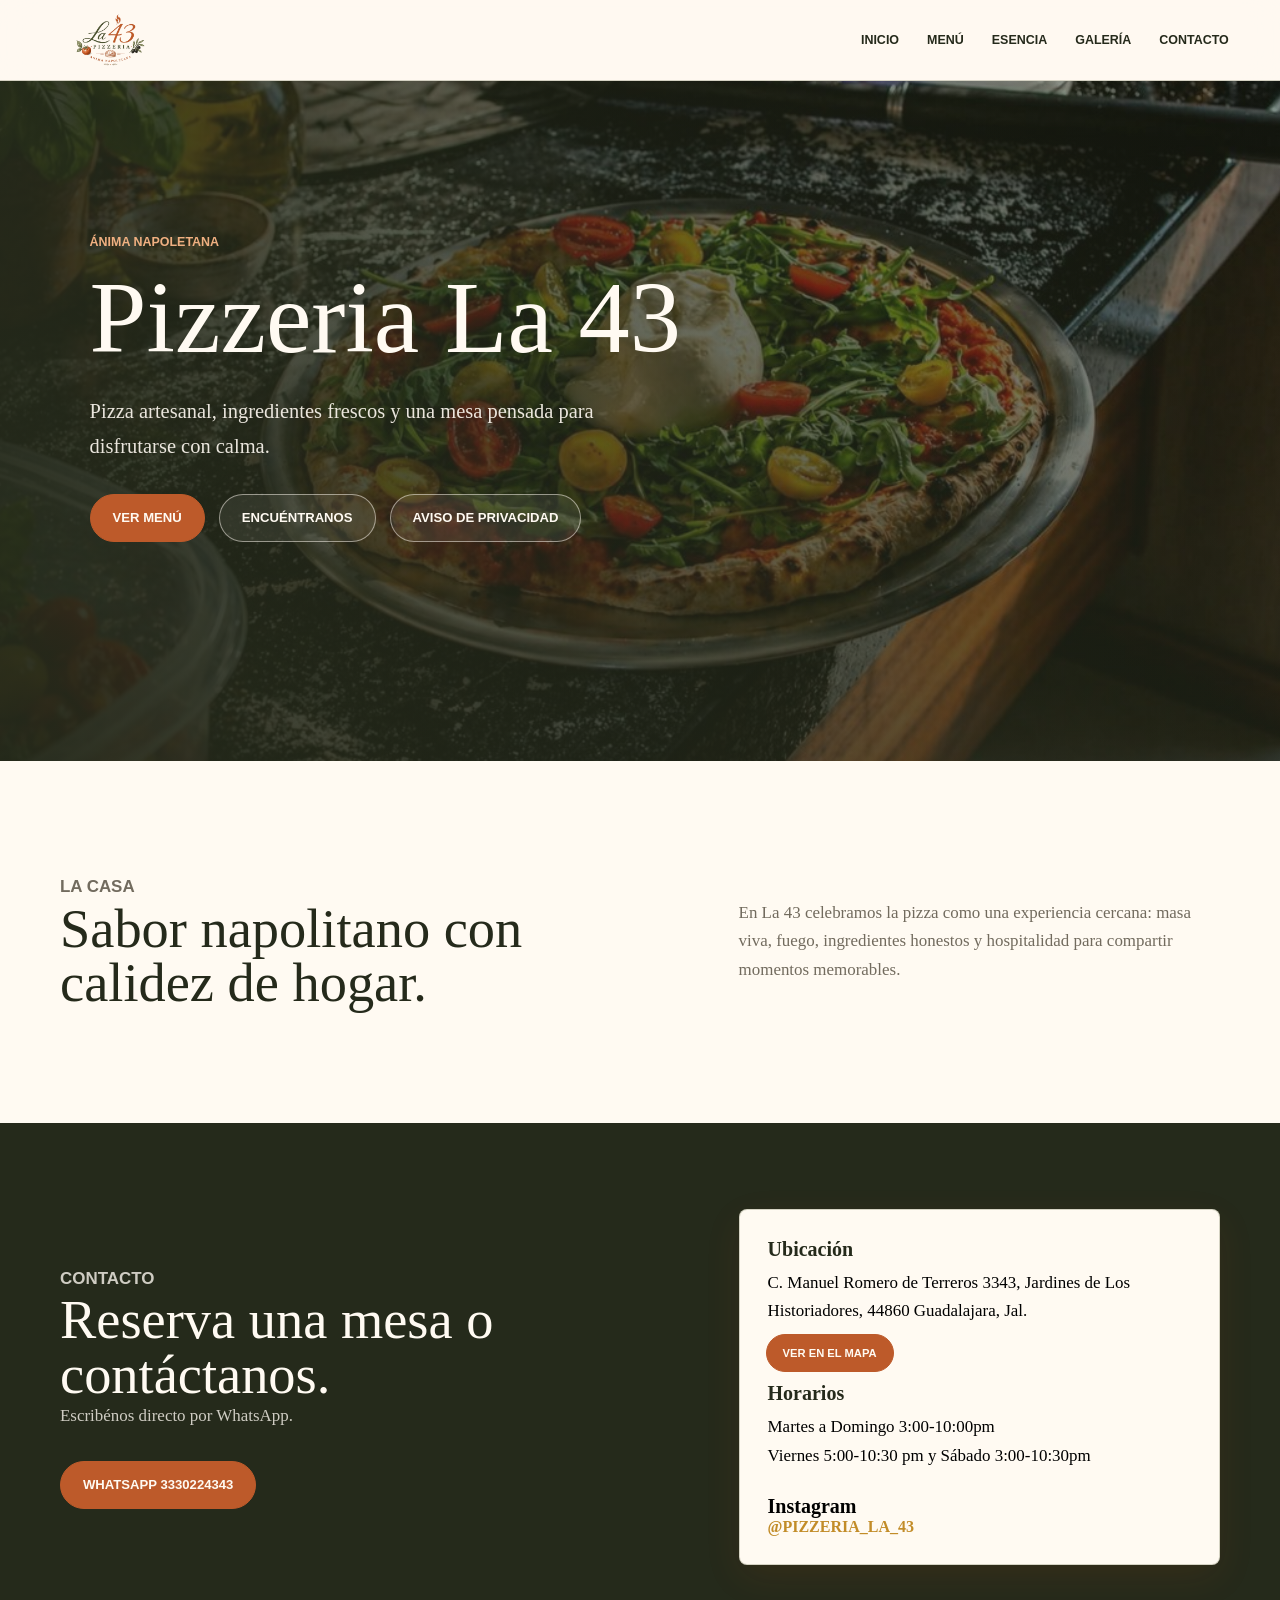
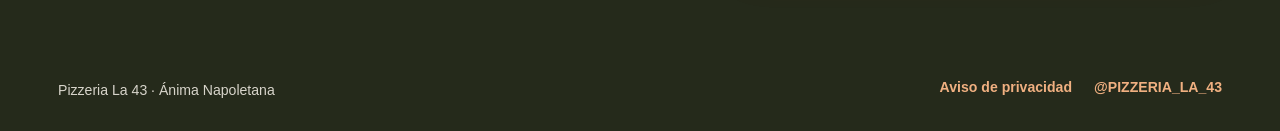
<file: index.html>
<!DOCTYPE html>
<html lang="es">
<head>
  <meta charset="UTF-8">
  <meta name="viewport" content="width=device-width, initial-scale=1.0">
  <title>Pizzeria La 43 | Ánima Napoletana</title>
  <meta name="description" content="Pizzeria La 43, pizza estilo napolitano con ingredientes frescos y hospitalidad.">
  <link rel="stylesheet" href="style.css?v=4">
</head>
<body>
  <header class="site-header">
    <a class="brand" href="index.html" aria-label="Pizzeria La 43 inicio">
      <img src="assets/logo-nav.png" alt="La 43 Pizzeria">
    </a>
    <button class="nav-toggle" type="button" aria-label="Abrir menú" aria-expanded="false">
      <span></span>
      <span></span>
      <span></span>
    </button>
    <nav class="site-nav" aria-label="Navegación principal">
      <a href="index.html">Inicio</a>
      <a href="menu.html">Menú</a>
      <a href="esencia.html">Esencia</a>
      <a href="galeria.html">Galería</a>
      <a href="#contacto">Contacto</a>
    </nav>
  </header>

  <main>
    <section class="hero" id="inicio">
      <div class="hero-media" aria-hidden="true"></div>
      <div class="hero-overlay"></div>
      <div class="hero-content">
        <p class="eyebrow">Ánima napoletana</p>
        <h1>Pizzeria La 43</h1>
        <p class="hero-copy">Pizza artesanal, ingredientes frescos y una mesa pensada para disfrutarse con calma.</p>
        <div class="hero-actions">
          <a class="button primary" href="menu.html">Ver menú</a>
          <a class="button secondary" href="#contacto">Encuéntranos</a>
          <a class="button secondary" href="aviso-privacidad.html">Aviso de privacidad</a>
        </div>
      </div>
    </section>

    <section class="intro-section">
      <div class="section-shell intro-grid">
        <div>
          <p class="eyebrow">La casa</p>
          <h2>Sabor napolitano con calidez de hogar.</h2>
        </div>
        <p>
          En La 43 celebramos la pizza como una experiencia cercana: masa viva, fuego,
          ingredientes honestos y hospitalidad para compartir momentos memorables.
        </p>
      </div>
    </section>

    <section class="events-strip" id="contacto">
      <div class="section-shell contact-grid">
        <div>
          <p class="eyebrow">Contacto</p>
          <h2>Reserva una mesa o contáctanos.</h2>
          <p>Escribénos directo por WhatsApp.</p>
          <div class="contact-actions">
            <a class="button primary" href="https://wa.me/523330224343?text=Hola%2C%20quiero%20informacion%20de%20Pizzeria%20La%2043" target="_blank" rel="noreferrer">WhatsApp 3330224343</a>
          </div>
        </div>
        <div class="info-block">
          <h3>Ubicación</h3>
          <p>C. Manuel Romero de Terreros 3343, Jardines de Los Historiadores, 44860 Guadalajara, Jal.</p>
          <a class="button small map-button" href="https://maps.app.goo.gl/1bfAHQwPjZpcTu1w5" target="_blank" rel="noreferrer">Ver en el mapa</a>
          <h3>Horarios</h3>
          <p>Martes a Domingo 3:00-10:00pm</p>
          <p>Viernes 5:00-10:30 pm y Sábado 3:00-10:30pm</p>
          <h3>Instagram</h3>
          <a href="https://www.instagram.com/pizzeria_la_43/" target="_blank" rel="noreferrer">@PIZZERIA_LA_43</a>
        </div>
      </div>
    </section>
  </main>

  <footer class="site-footer">
    <p>Pizzeria La 43 · Ánima Napoletana</p>
    <div class="footer-links">
      <a href="aviso-privacidad.html">Aviso de privacidad</a>
      <a href="https://www.instagram.com/pizzeria_la_43/" target="_blank" rel="noreferrer">@PIZZERIA_LA_43</a>
    </div>
  </footer>

  <script src="script.js?v=3"></script>
</body>
</html>
</file>
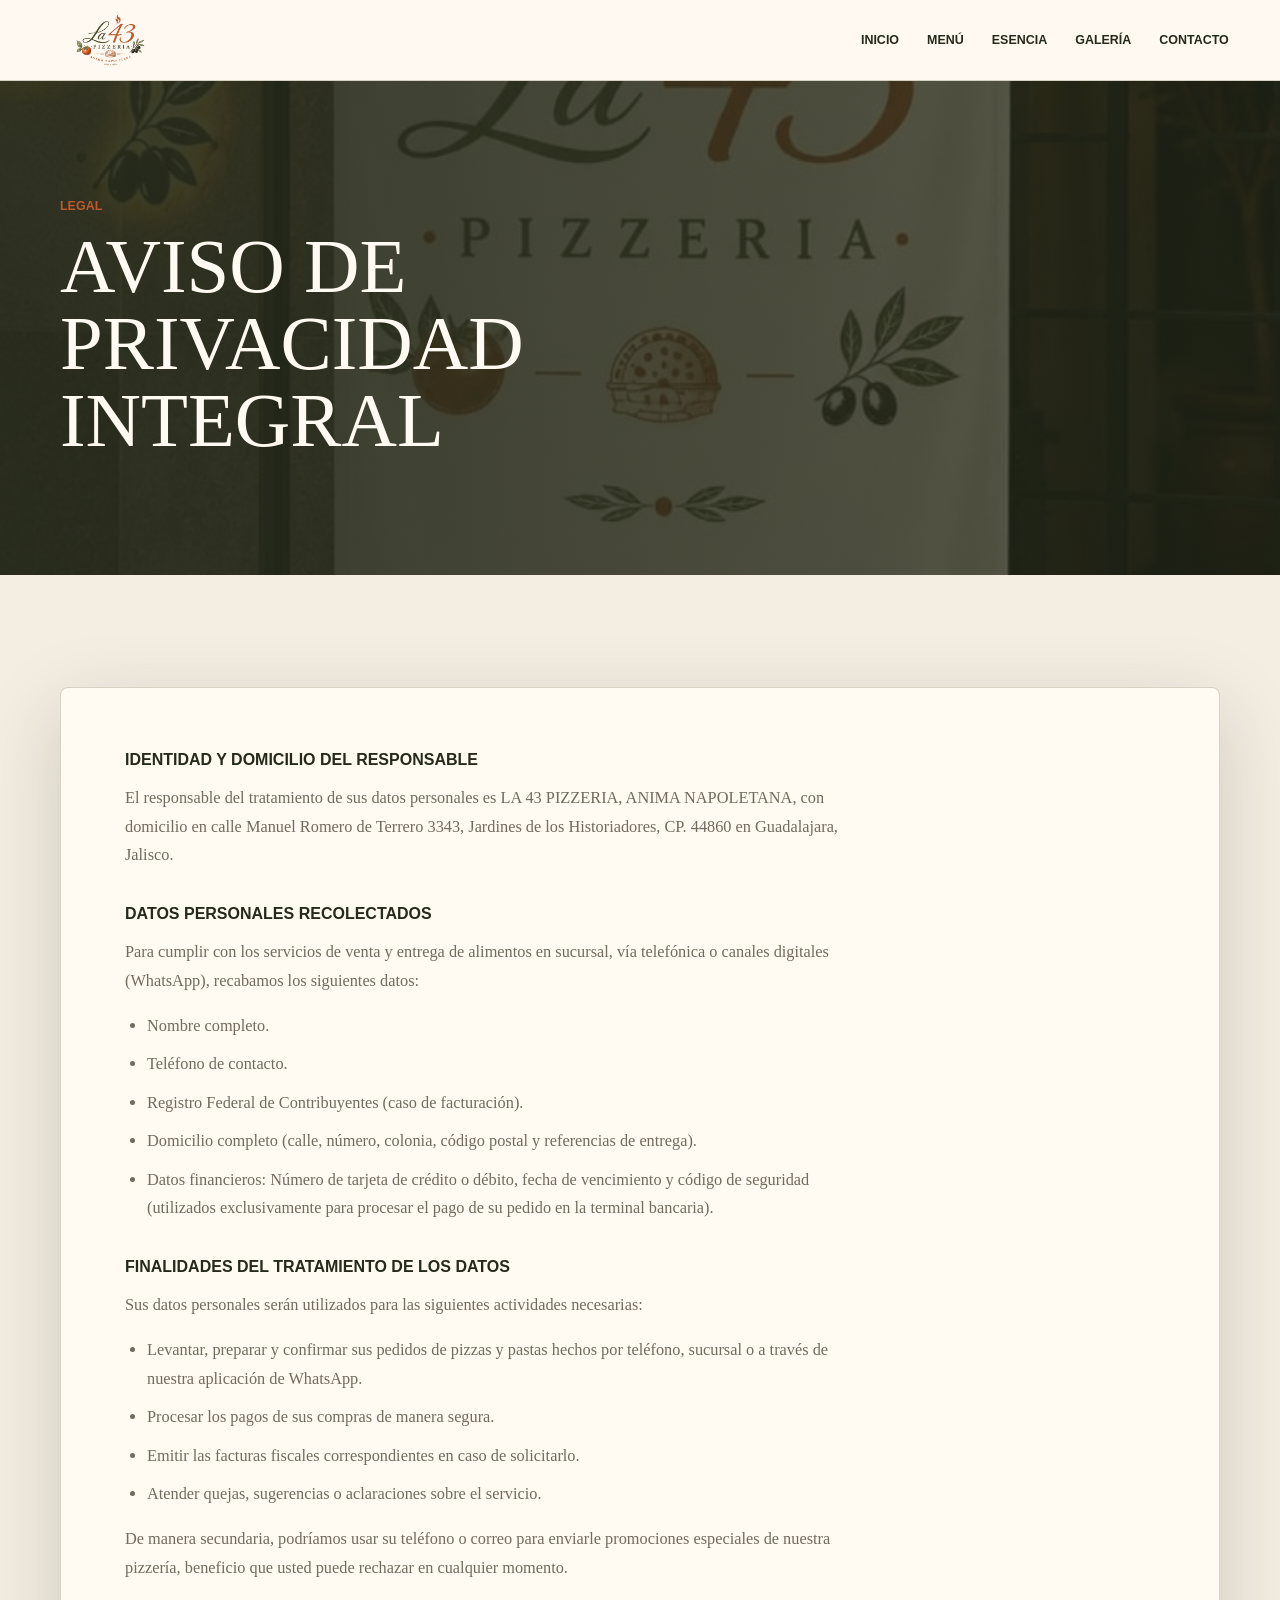
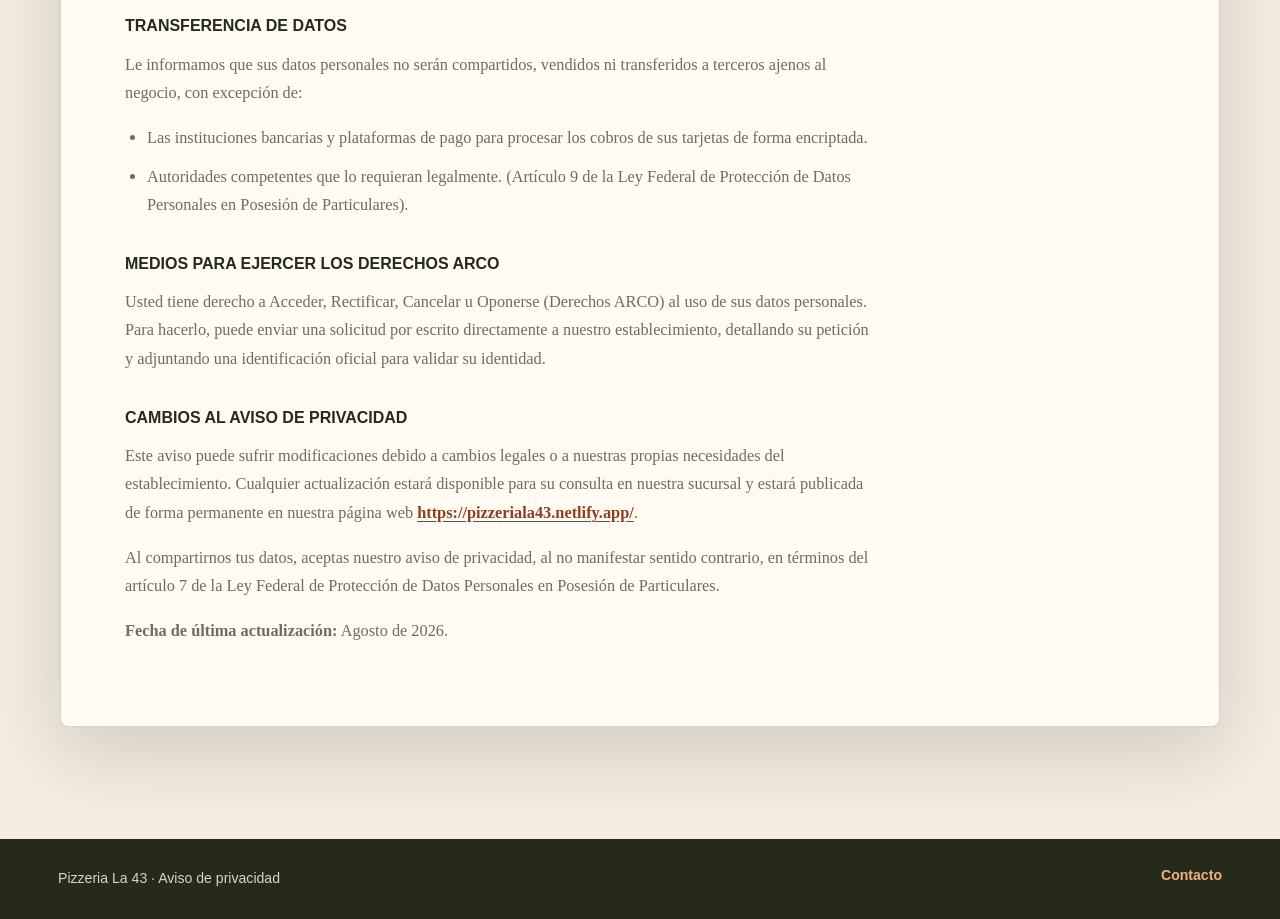
<file: aviso-privacidad.html>
<!DOCTYPE html>
<html lang="es">
<head>
  <meta charset="UTF-8">
  <meta name="viewport" content="width=device-width, initial-scale=1.0">
  <title>Aviso de Privacidad | Pizzeria La 43</title>
  <meta name="description" content="Aviso de privacidad integral de LA 43 PIZZERIA, Ánima Napoletana.">
  <link rel="stylesheet" href="style.css?v=4">
</head>
<body>
  <header class="site-header">
    <a class="brand" href="index.html" aria-label="Pizzeria La 43 inicio">
      <img src="assets/logo-nav.png" alt="La 43 Pizzeria">
    </a>
    <button class="nav-toggle" type="button" aria-label="Abrir menú" aria-expanded="false">
      <span></span>
      <span></span>
      <span></span>
    </button>
    <nav class="site-nav" aria-label="Navegación principal">
      <a href="index.html">Inicio</a>
      <a href="menu.html">Menú</a>
      <a href="esencia.html">Esencia</a>
      <a href="galeria.html">Galería</a>
      <a href="index.html#contacto">Contacto</a>
    </nav>
  </header>

  <main>
    <section class="privacy-hero">
      <div class="section-shell">
        <p class="eyebrow">Legal</p>
        <h1>AVISO DE PRIVACIDAD INTEGRAL</h1>
      </div>
    </section>

    <section class="privacy-section">
      <article class="section-shell privacy-card">
        <div class="legal-content">
          <h2>Identidad y domicilio del responsable</h2>
          <p>El responsable del tratamiento de sus datos personales es LA 43 PIZZERIA, ANIMA NAPOLETANA, con domicilio en calle Manuel Romero de Terrero 3343, Jardines de los Historiadores, CP. 44860 en Guadalajara, Jalisco.</p>

          <h2>Datos personales recolectados</h2>
          <p>Para cumplir con los servicios de venta y entrega de alimentos en sucursal, vía telefónica o canales digitales (WhatsApp), recabamos los siguientes datos:</p>
          <ul>
            <li>Nombre completo.</li>
            <li>Teléfono de contacto.</li>
            <li>Registro Federal de Contribuyentes (caso de facturación).</li>
            <li>Domicilio completo (calle, número, colonia, código postal y referencias de entrega).</li>
            <li>Datos financieros: Número de tarjeta de crédito o débito, fecha de vencimiento y código de seguridad (utilizados exclusivamente para procesar el pago de su pedido en la terminal bancaria).</li>
          </ul>

          <h2>Finalidades del tratamiento de los datos</h2>
          <p>Sus datos personales serán utilizados para las siguientes actividades necesarias:</p>
          <ul>
            <li>Levantar, preparar y confirmar sus pedidos de pizzas y pastas hechos por teléfono, sucursal o a través de nuestra aplicación de WhatsApp.</li>
            <li>Procesar los pagos de sus compras de manera segura.</li>
            <li>Emitir las facturas fiscales correspondientes en caso de solicitarlo.</li>
            <li>Atender quejas, sugerencias o aclaraciones sobre el servicio.</li>
          </ul>
          <p>De manera secundaria, podríamos usar su teléfono o correo para enviarle promociones especiales de nuestra pizzería, beneficio que usted puede rechazar en cualquier momento.</p>

          <h2>Transferencia de datos</h2>
          <p>Le informamos que sus datos personales no serán compartidos, vendidos ni transferidos a terceros ajenos al negocio, con excepción de:</p>
          <ul>
            <li>Las instituciones bancarias y plataformas de pago para procesar los cobros de sus tarjetas de forma encriptada.</li>
            <li>Autoridades competentes que lo requieran legalmente. (Artículo 9 de la Ley Federal de Protección de Datos Personales en Posesión de Particulares).</li>
          </ul>

          <h2>Medios para ejercer los derechos ARCO</h2>
          <p>Usted tiene derecho a Acceder, Rectificar, Cancelar u Oponerse (Derechos ARCO) al uso de sus datos personales. Para hacerlo, puede enviar una solicitud por escrito directamente a nuestro establecimiento, detallando su petición y adjuntando una identificación oficial para validar su identidad.</p>

          <h2>Cambios al aviso de privacidad</h2>
          <p>Este aviso puede sufrir modificaciones debido a cambios legales o a nuestras propias necesidades del establecimiento. Cualquier actualización estará disponible para su consulta en nuestra sucursal y estará publicada de forma permanente en nuestra página web <a href="https://pizzeriala43.netlify.app/" target="_blank" rel="noreferrer">https://pizzeriala43.netlify.app/</a>.</p>

          <p>Al compartirnos tus datos, aceptas nuestro aviso de privacidad, al no manifestar sentido contrario, en términos del artículo 7 de la Ley Federal de Protección de Datos Personales en Posesión de Particulares.</p>

          <p><strong>Fecha de última actualización:</strong> Agosto de 2026.</p>
        </div>
      </article>
    </section>
  </main>

  <footer class="site-footer">
    <p>Pizzeria La 43 · Aviso de privacidad</p>
    <a href="index.html#contacto">Contacto</a>
  </footer>

  <script src="script.js?v=3"></script>
</body>
</html>
</file>
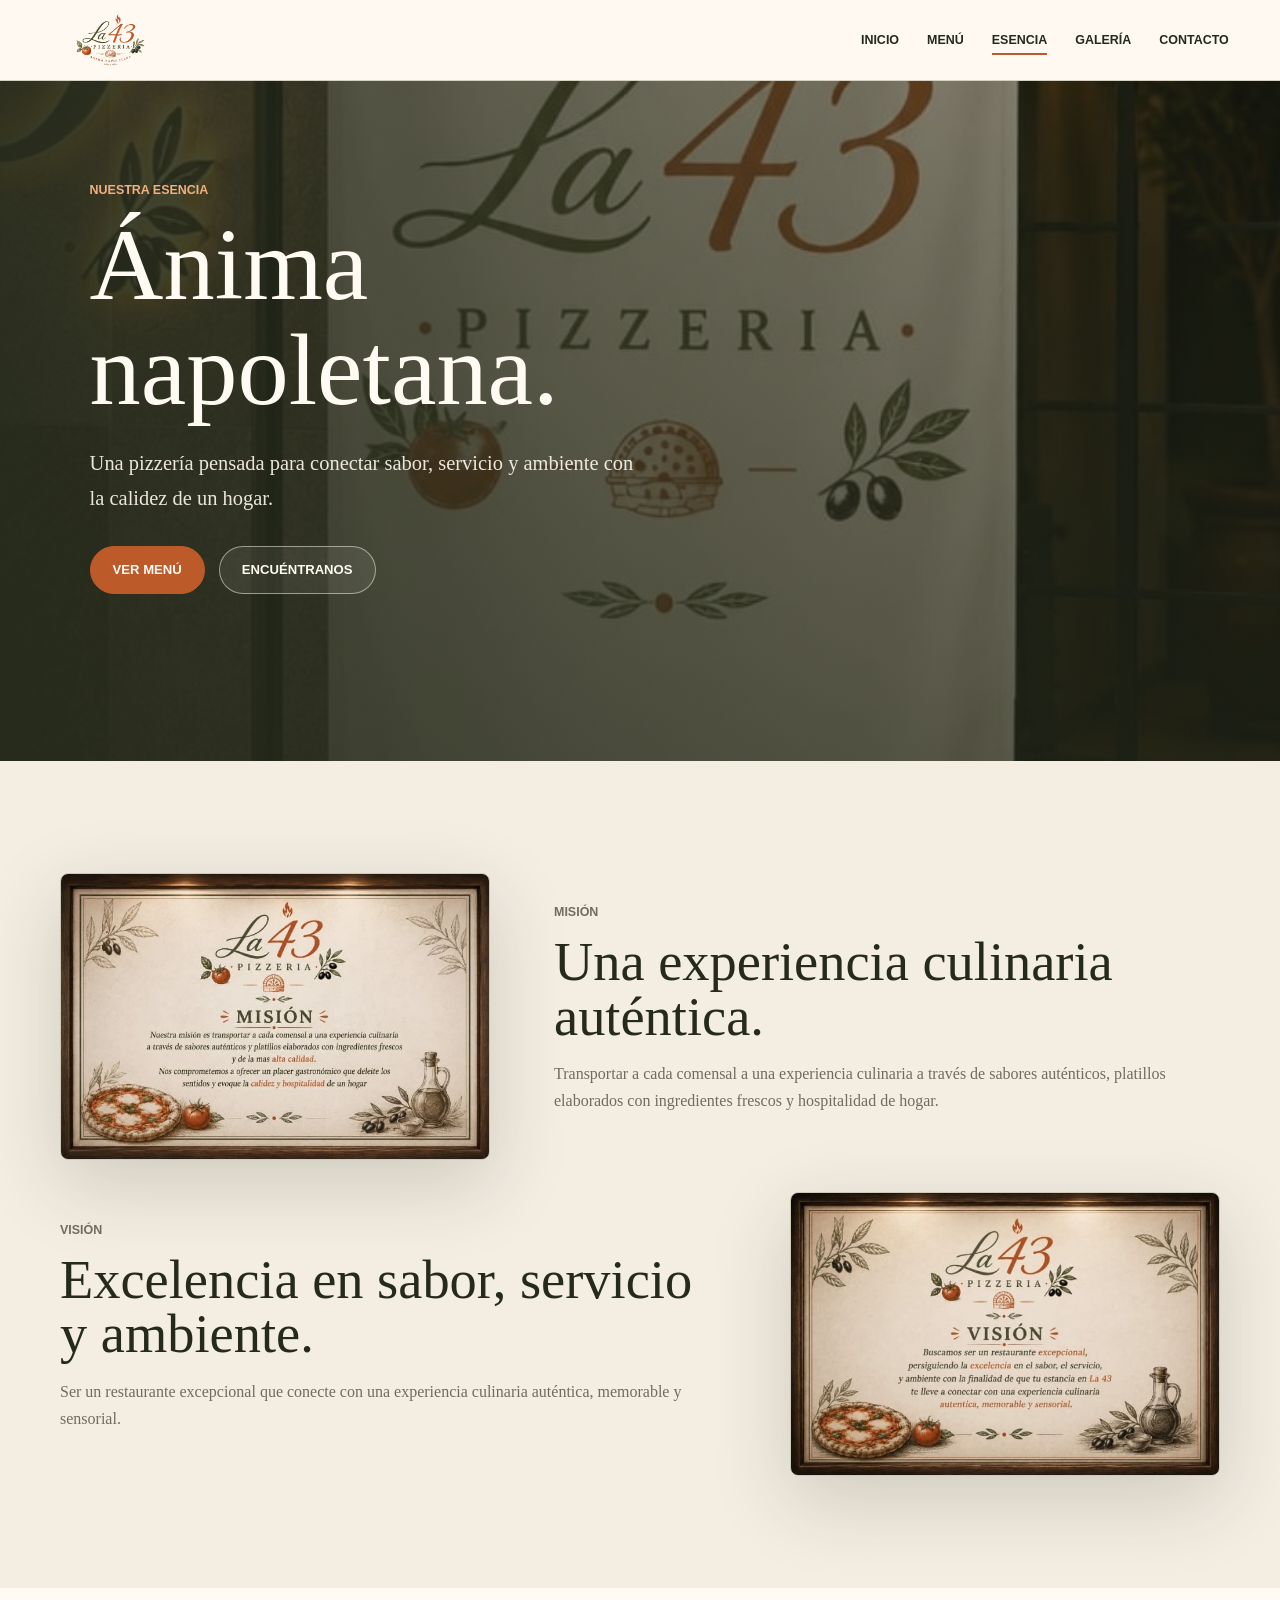
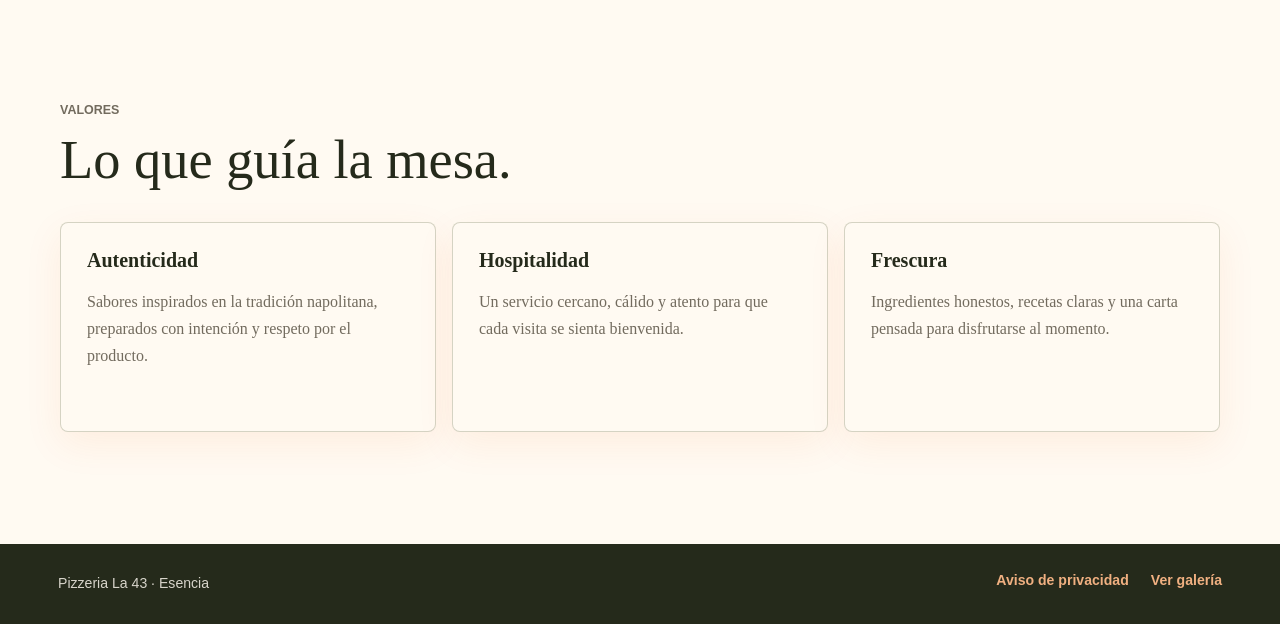
<file: esencia.html>
<!DOCTYPE html>
<html lang="es">
<head>
  <meta charset="UTF-8">
  <meta name="viewport" content="width=device-width, initial-scale=1.0">
  <title>Esencia | Pizzeria La 43</title>
  <meta name="description" content="Conoce la misión, visión y esencia napolitana de Pizzeria La 43.">
  <link rel="stylesheet" href="style.css?v=4">
</head>
<body>
  <header class="site-header">
    <a class="brand" href="index.html" aria-label="Pizzeria La 43 inicio">
      <img src="assets/logo-nav.png" alt="La 43 Pizzeria">
    </a>
    <button class="nav-toggle" type="button" aria-label="Abrir menú" aria-expanded="false">
      <span></span>
      <span></span>
      <span></span>
    </button>
    <nav class="site-nav" aria-label="Navegación principal">
      <a href="index.html">Inicio</a>
      <a href="menu.html">Menú</a>
      <a href="esencia.html" aria-current="page">Esencia</a>
      <a href="galeria.html">Galería</a>
      <a href="index.html#contacto">Contacto</a>
    </nav>
  </header>

  <main>
    <section class="event-hero">
      <div class="essence-hero-media" aria-hidden="true"></div>
      <div class="hero-overlay"></div>
      <div class="hero-content">
        <p class="eyebrow">Nuestra esencia</p>
        <h1>Ánima napoletana.</h1>
        <p class="hero-copy">Una pizzería pensada para conectar sabor, servicio y ambiente con la calidez de un hogar.</p>
        <div class="hero-actions">
          <a class="button primary" href="menu.html">Ver menú</a>
          <a class="button secondary" href="index.html#contacto">Encuéntranos</a>
        </div>
      </div>
    </section>

    <section class="essence-section">
      <div class="section-shell essence-grid">
        <article class="statement">
          <img src="assets/mision-cropped.jpeg" alt="Misión Pizzeria La 43">
          <div>
            <p class="eyebrow">Misión</p>
            <h2>Una experiencia culinaria auténtica.</h2>
            <p>
              Transportar a cada comensal a una experiencia culinaria a través de sabores
              auténticos, platillos elaborados con ingredientes frescos y hospitalidad de hogar.
            </p>
          </div>
        </article>
        <article class="statement reverse">
          <img src="assets/vision-cropped.jpeg" alt="Visión Pizzeria La 43">
          <div>
            <p class="eyebrow">Visión</p>
            <h2>Excelencia en sabor, servicio y ambiente.</h2>
            <p>
              Ser un restaurante excepcional que conecte con una experiencia culinaria
              auténtica, memorable y sensorial.
            </p>
          </div>
        </article>
      </div>
    </section>

    <section class="values-section">
      <div class="section-shell">
        <div class="section-heading">
          <p class="eyebrow">Valores</p>
          <h2>Lo que guía la mesa.</h2>
        </div>
        <div class="values-grid">
          <article class="value-card">
            <h3>Autenticidad</h3>
            <p>Sabores inspirados en la tradición napolitana, preparados con intención y respeto por el producto.</p>
          </article>
          <article class="value-card">
            <h3>Hospitalidad</h3>
            <p>Un servicio cercano, cálido y atento para que cada visita se sienta bienvenida.</p>
          </article>
          <article class="value-card">
            <h3>Frescura</h3>
            <p>Ingredientes honestos, recetas claras y una carta pensada para disfrutarse al momento.</p>
          </article>
        </div>
      </div>
    </section>
  </main>

  <footer class="site-footer">
    <p>Pizzeria La 43 · Esencia</p>
    <div class="footer-links">
      <a href="aviso-privacidad.html">Aviso de privacidad</a>
      <a href="galeria.html">Ver galería</a>
    </div>
  </footer>

  <script src="script.js?v=3"></script>
</body>
</html>
</file>
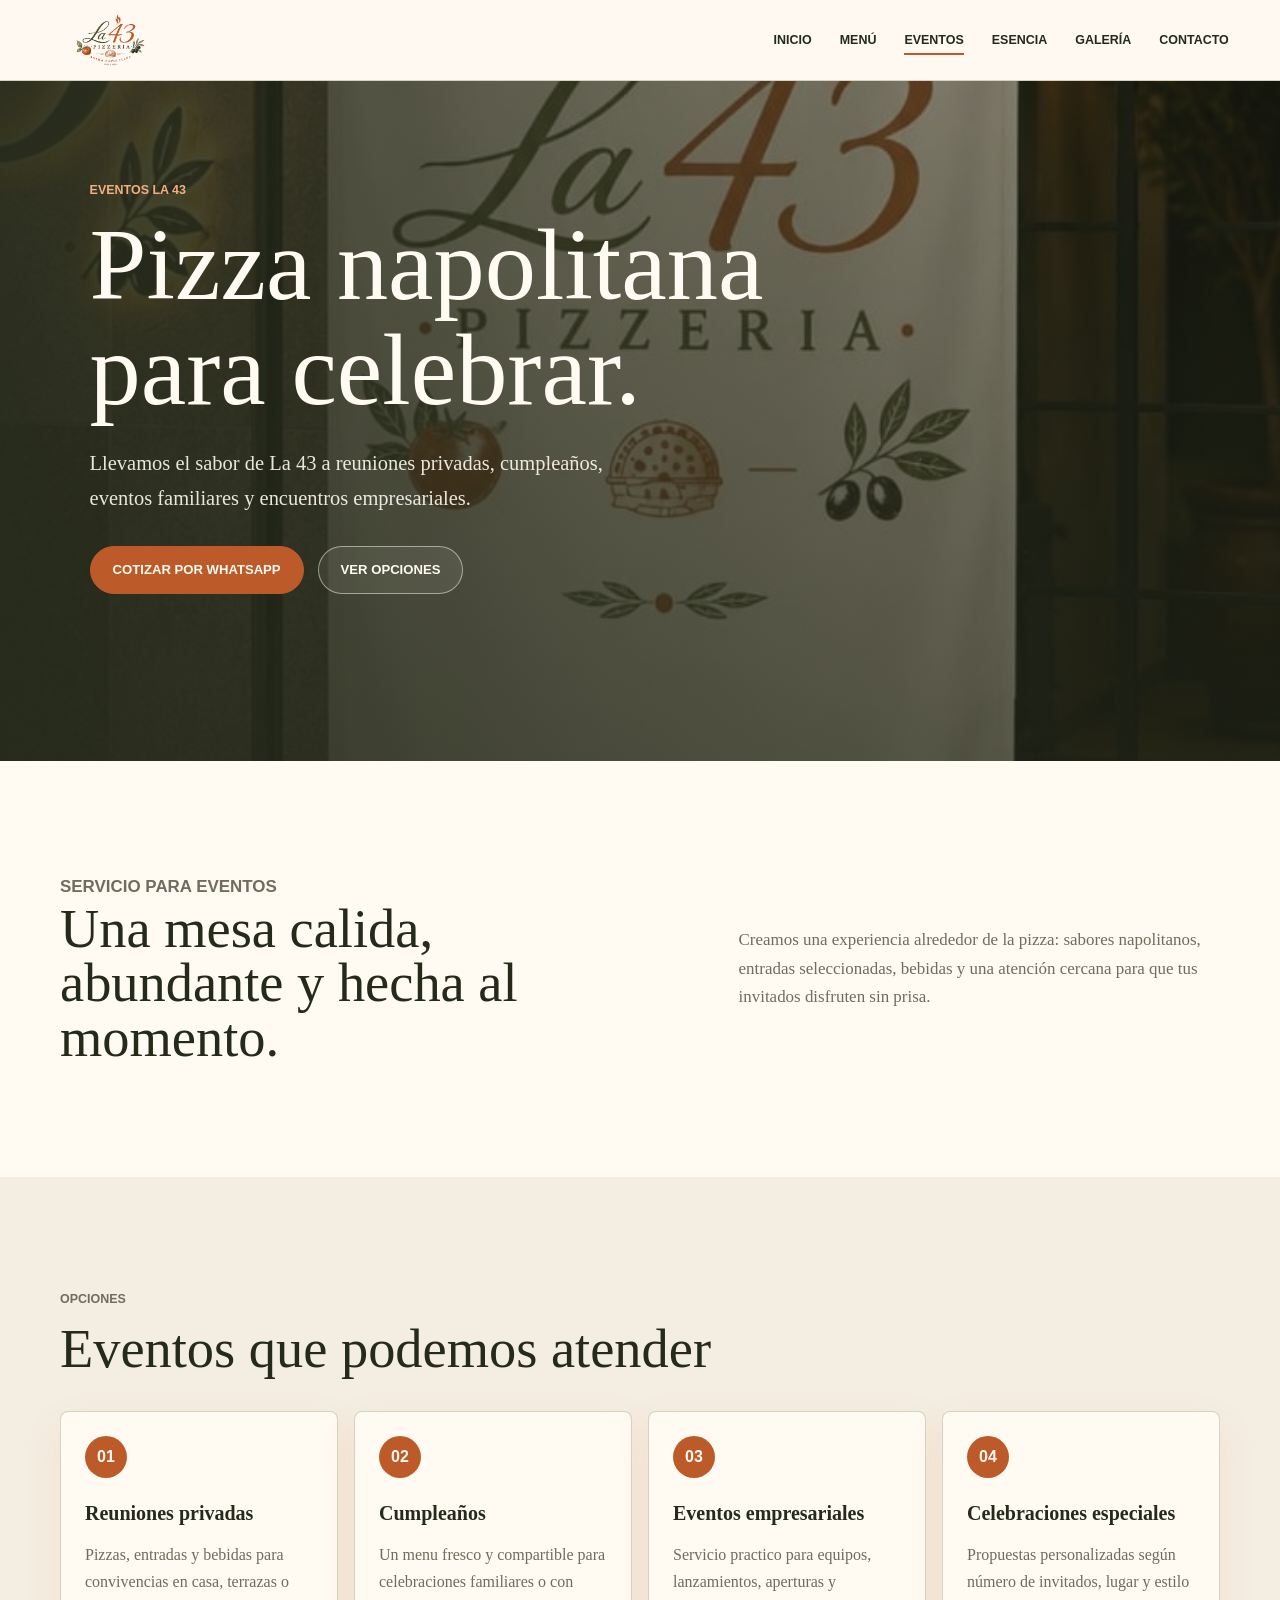
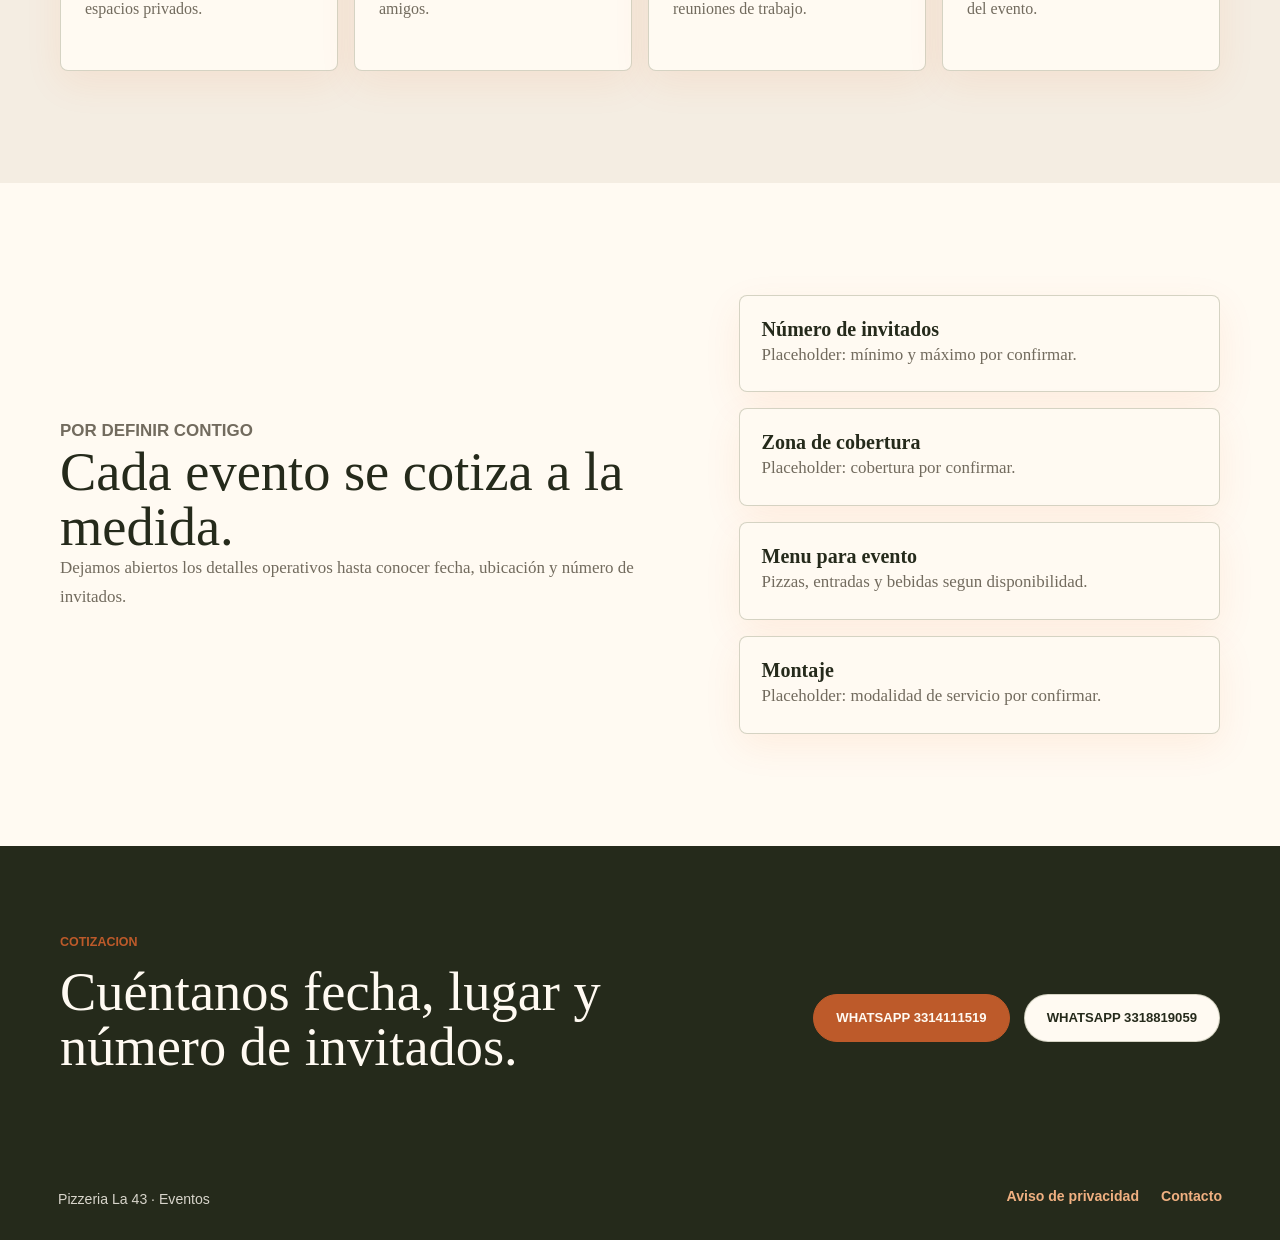
<file: eventos.html>
<!-- No esta en uso -->
<!DOCTYPE html>
<html lang="es">
<head>
  <meta charset="UTF-8">
  <meta name="viewport" content="width=device-width, initial-scale=1.0">
  <title>Eventos | Pizzeria La 43</title>
  <meta name="description" content="Contrata Pizzeria La 43 para eventos privados, reuniones, cumpleaños y celebraciones.">
  <link rel="stylesheet" href="style.css?v=4">
</head>
<body>
  <header class="site-header">
    <a class="brand" href="index.html" aria-label="Pizzeria La 43 inicio">
      <img src="assets/logo-nav.png" alt="La 43 Pizzeria">
    </a>
    <button class="nav-toggle" type="button" aria-label="Abrir menú" aria-expanded="false">
      <span></span>
      <span></span>
      <span></span>
    </button>
    <nav class="site-nav" aria-label="Navegación principal">
      <a href="index.html">Inicio</a>
      <a href="menu.html">Menú</a>
      <a href="eventos.html" aria-current="page">Eventos</a>
      <a href="esencia.html">Esencia</a>
      <a href="galeria.html">Galería</a>
      <a href="index.html#contacto">Contacto</a>
    </nav>
  </header>

  <main>
    <section class="event-hero">
      <div class="event-hero-media" aria-hidden="true"></div>
      <div class="hero-overlay"></div>
      <div class="hero-content">
        <p class="eyebrow">Eventos La 43</p>
        <h1>Pizza napolitana para celebrar.</h1>
        <p class="hero-copy">Llevamos el sabor de La 43 a reuniones privadas, cumpleaños, eventos familiares y encuentros empresariales.</p>
        <div class="hero-actions">
          <a class="button primary" href="https://wa.me/523314111519?text=Hola%2C%20quiero%20cotizar%20un%20evento%20con%20Pizzeria%20La%2043" target="_blank" rel="noreferrer">Cotizar por WhatsApp</a>
          <a class="button secondary" href="#opciones">Ver opciones</a>
        </div>
      </div>
    </section>

    <section class="event-intro">
      <div class="section-shell intro-grid">
        <div>
          <p class="eyebrow">Servicio para eventos</p>
          <h2>Una mesa calida, abundante y hecha al momento.</h2>
        </div>
        <p>
          Creamos una experiencia alrededor de la pizza: sabores napolitanos, entradas
          seleccionadas, bebidas y una atención cercana para que tus invitados disfruten sin prisa.
        </p>
      </div>
    </section>

    <section class="event-options" id="opciones">
      <div class="section-shell">
        <div class="section-heading">
          <p class="eyebrow">Opciones</p>
          <h2>Eventos que podemos atender</h2>
        </div>
        <div class="event-card-grid">
          <article class="event-card">
            <span>01</span>
            <h3>Reuniones privadas</h3>
            <p>Pizzas, entradas y bebidas para convivencias en casa, terrazas o espacios privados.</p>
          </article>
          <article class="event-card">
            <span>02</span>
            <h3>Cumpleaños</h3>
            <p>Un menu fresco y compartible para celebraciones familiares o con amigos.</p>
          </article>
          <article class="event-card">
            <span>03</span>
            <h3>Eventos empresariales</h3>
            <p>Servicio practico para equipos, lanzamientos, aperturas y reuniones de trabajo.</p>
          </article>
          <article class="event-card">
            <span>04</span>
            <h3>Celebraciones especiales</h3>
            <p>Propuestas personalizadas según número de invitados, lugar y estilo del evento.</p>
          </article>
        </div>
      </div>
    </section>

    <section class="event-details">
      <div class="section-shell details-grid">
        <div>
          <p class="eyebrow">Por definir contigo</p>
          <h2>Cada evento se cotiza a la medida.</h2>
          <p>Dejamos abiertos los detalles operativos hasta conocer fecha, ubicación y número de invitados.</p>
        </div>
        <div class="detail-list">
          <article>
            <h3>Número de invitados</h3>
            <p>Placeholder: mínimo y máximo por confirmar.</p>
          </article>
          <article>
            <h3>Zona de cobertura</h3>
            <p>Placeholder: cobertura por confirmar.</p>
          </article>
          <article>
            <h3>Menu para evento</h3>
            <p>Pizzas, entradas y bebidas segun disponibilidad.</p>
          </article>
          <article>
            <h3>Montaje</h3>
            <p>Placeholder: modalidad de servicio por confirmar.</p>
          </article>
        </div>
      </div>
    </section>

    <section class="event-cta">
      <div class="section-shell cta-grid">
        <div>
          <p class="eyebrow">Cotizacion</p>
          <h2>Cuéntanos fecha, lugar y número de invitados.</h2>
        </div>
        <div class="contact-actions">
          <a class="button primary" href="https://wa.me/523314111519?text=Hola%2C%20quiero%20cotizar%20un%20evento%20con%20Pizzeria%20La%2043" target="_blank" rel="noreferrer">WhatsApp 3314111519</a>
          <a class="button secondary" href="https://wa.me/523318819059?text=Hola%2C%20quiero%20cotizar%20un%20evento%20con%20Pizzeria%20La%2043" target="_blank" rel="noreferrer">WhatsApp 3318819059</a>
        </div>
      </div>
    </section>
  </main>

  <footer class="site-footer">
    <p>Pizzeria La 43 · Eventos</p>
    <div class="footer-links">
      <a href="aviso-privacidad.html">Aviso de privacidad</a>
      <a href="index.html#contacto">Contacto</a>
    </div>
  </footer>

  <script src="script.js?v=3"></script>
</body>
</html>
</file>
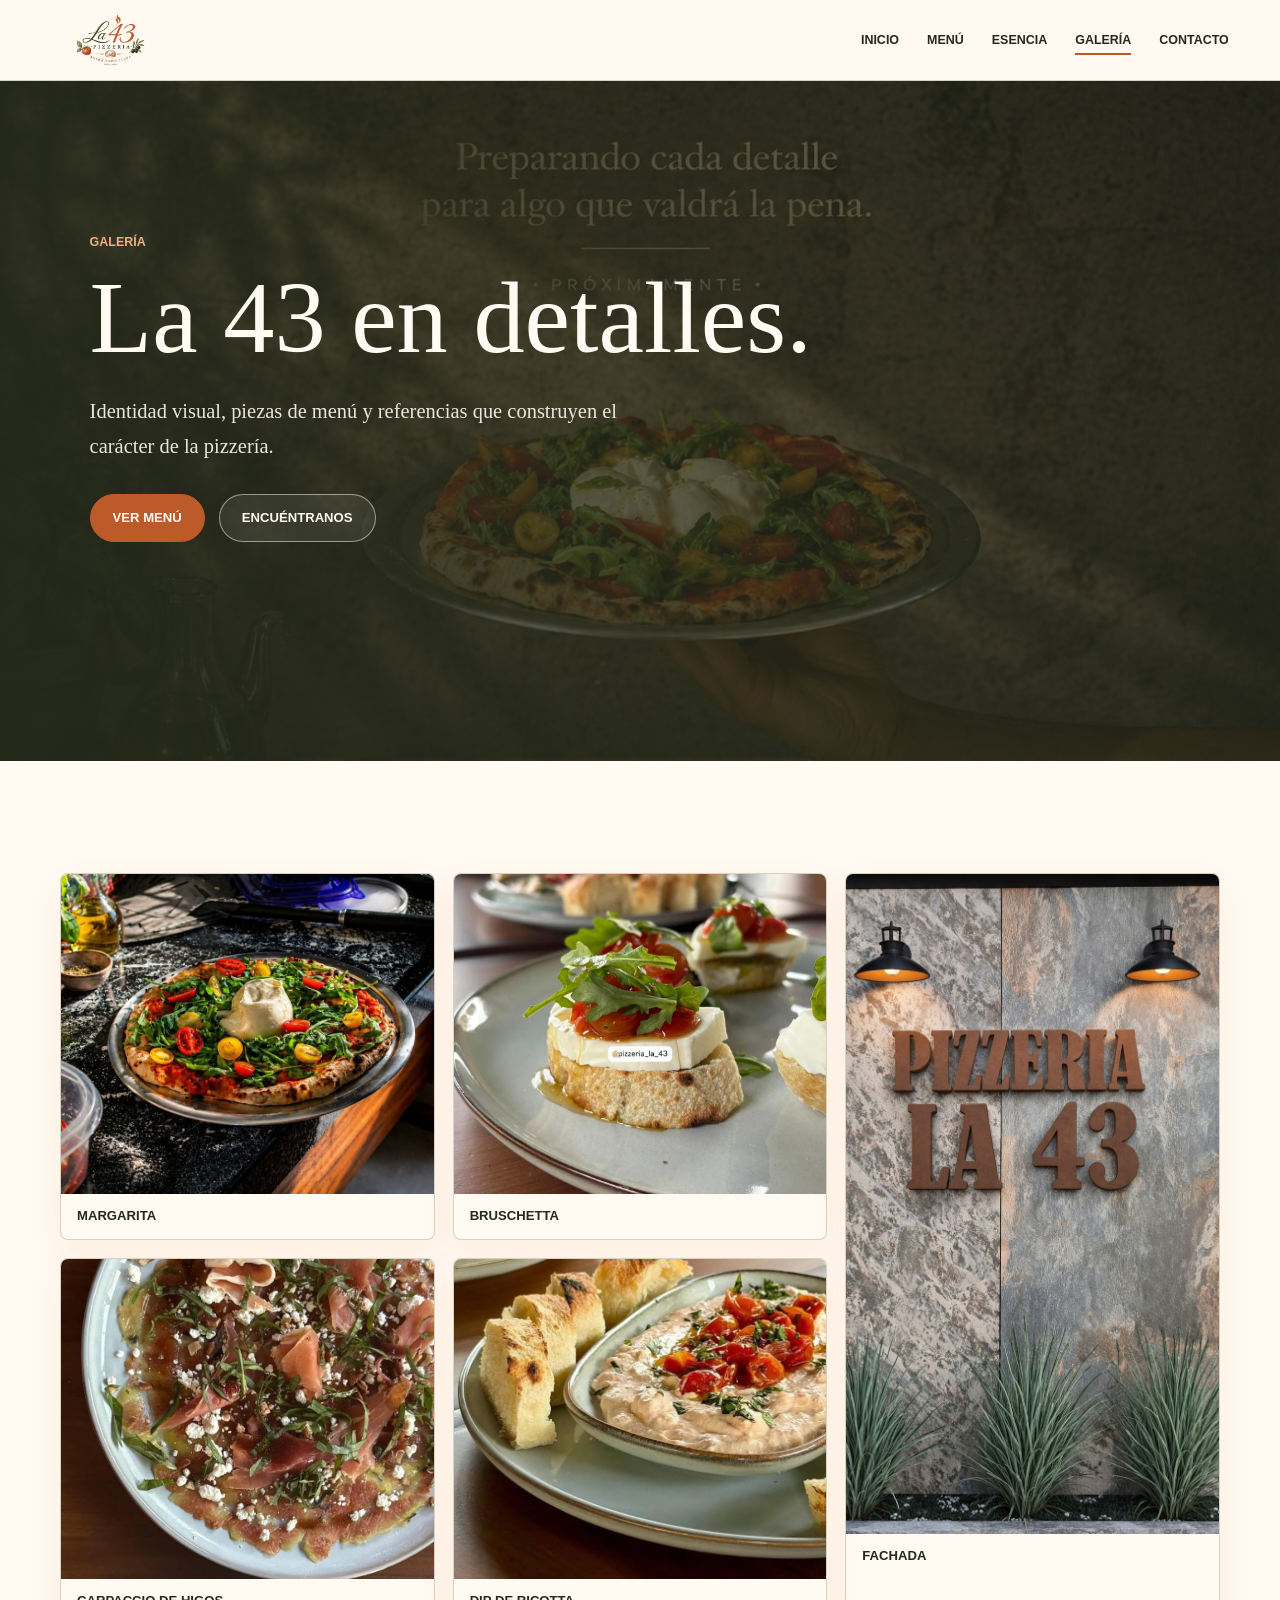
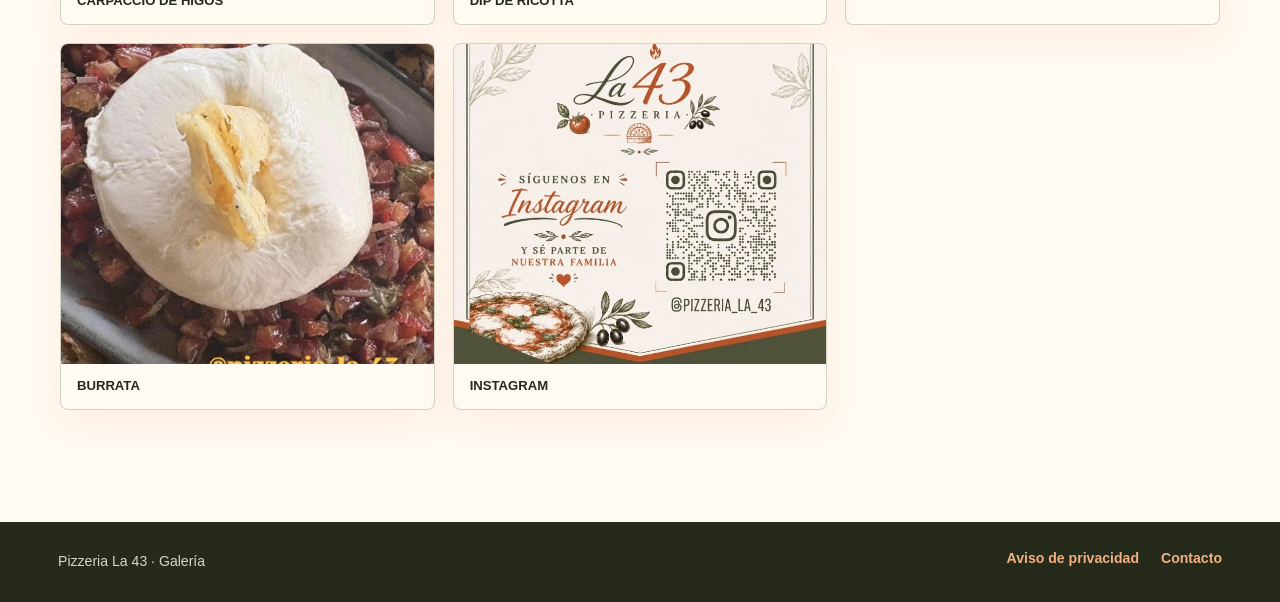
<file: galeria.html>
<!DOCTYPE html>
<html lang="es">
<head>
  <meta charset="UTF-8">
  <meta name="viewport" content="width=device-width, initial-scale=1.0">
  <title>Galería | Pizzeria La 43</title>
  <meta name="description" content="Galería visual de Pizzeria La 43: identidad, menú, estandarte y piezas de marca.">
  <link rel="stylesheet" href="style.css?v=4">
</head>
<body>
  <header class="site-header">
    <a class="brand" href="index.html" aria-label="Pizzeria La 43 inicio">
      <img src="assets/logo-nav.png" alt="La 43 Pizzeria">
    </a>
    <button class="nav-toggle" type="button" aria-label="Abrir menú" aria-expanded="false">
      <span></span>
      <span></span>
      <span></span>
    </button>
    <nav class="site-nav" aria-label="Navegación principal">
      <a href="index.html">Inicio</a>
      <a href="menu.html">Menú</a>
      <a href="esencia.html">Esencia</a>
      <a href="galeria.html" aria-current="page">Galería</a>
      <a href="index.html#contacto">Contacto</a>
    </nav>
  </header>

  <main>
    <section class="event-hero">
      <div class="gallery-hero-media" aria-hidden="true"></div>
      <div class="hero-overlay"></div>
      <div class="hero-content">
        <p class="eyebrow">Galería</p>
        <h1 line-height: 1.7>La 43 en detalles.</h1>
        <p class="hero-copy">Identidad visual, piezas de menú y referencias que construyen el carácter de la pizzería.</p>
        <div class="hero-actions">
          <a class="button primary" href="menu.html">Ver menú</a>
          <a class="button secondary" href="index.html#contacto">Encuéntranos</a>
        </div>
      </div>
    </section>

    <section class="gallery-section">
      <div class="section-shell">
        <div class="gallery-page-grid">
          <figure class="gallery-tile lightbox-trigger" tabindex="0" role="button" aria-label="Ampliar imagen" data-full="assets/fondo-hero.jpg" data-caption="Pizza Margarita">
            <img src="assets/fondo-hero.jpg" alt="Pizza Margarita">
            <figcaption>Margarita</figcaption>
          </figure>
          <figure class="gallery-tile lightbox-trigger" tabindex="0" role="button" aria-label="Ampliar imagen" data-full="assets/gallery/bruschetta.jpeg" data-caption="Bruschetta">
            <img src="assets/gallery/bruschetta.jpeg" alt="Menú de entradas La 43">
            <figcaption>Bruschetta</figcaption>
          </figure>
          <figure class="gallery-tile featured lightbox-trigger" tabindex="0" role="button" aria-label="Ampliar Fachada" data-full="assets/gallery/fachada.jpeg" data-caption="Fachada">
            <img src="assets/gallery/fachada.jpeg" alt="Fachada La 43">
            <figcaption>Fachada</figcaption>
          </figure>
          <figure class="gallery-tile lightbox-trigger" tabindex="0" role="button" aria-label="Ampliar imagen" data-full="assets/gallery/carpaccio.jpeg" data-caption="Carpaccio">
            <img src="assets/gallery/carpaccio.jpeg" alt="Carpaccio de Higos">
            <figcaption>Carpaccio de Higos</figcaption>
          </figure>
          <figure class="gallery-tile lightbox-trigger" tabindex="0" role="button" aria-label="Ampliar imagen" data-full="assets/gallery/dip-de-ricotta.jpeg" data-caption="Dip de Ricotta">
            <img src="assets/gallery/dip-de-ricotta.jpeg" alt="Dip de Ricotta">
            <figcaption>Dip de Ricotta</figcaption>
          </figure>
          <figure class="gallery-tile lightbox-trigger" tabindex="0" role="button" aria-label="Ampliar imagen" data-full="assets/gallery/burrata.jpeg" data-caption="Burrata">
            <img src="assets/gallery/burrata.jpeg" alt="Burrata">
            <figcaption>Burrata</figcaption>
          </figure>
          <figure class="gallery-tile lightbox-trigger" tabindex="0" role="button" aria-label="Ampliar Instagram" data-full="assets/instagram-qr-cropped.jpeg" data-caption="Instagram">
            <img src="assets/instagram-qr-cropped.jpeg" alt="Instagram de La 43">
            <figcaption>Instagram</figcaption>
          </figure>
        </div>
      </div>
    </section>
  </main>

  <div class="lightbox" role="dialog" aria-modal="true" aria-label="Imagen ampliada" hidden>
    <button class="lightbox-close" type="button" aria-label="Cerrar imagen ampliada">×</button>
    <button class="lightbox-nav lightbox-prev" type="button" aria-label="Imagen anterior">‹</button>
    <figure class="lightbox-content">
      <img class="lightbox-image" src="[data-uri]" alt="">
      <figcaption class="lightbox-caption"></figcaption>
    </figure>
    <button class="lightbox-nav lightbox-next" type="button" aria-label="Imagen siguiente">›</button>
  </div>

  <footer class="site-footer">
    <p>Pizzeria La 43 · Galería</p>
    <div class="footer-links">
      <a href="aviso-privacidad.html">Aviso de privacidad</a>
      <a href="index.html#contacto">Contacto</a>
    </div>
  </footer>

  <script src="script.js?v=3"></script>
</body>
</html>
</file>
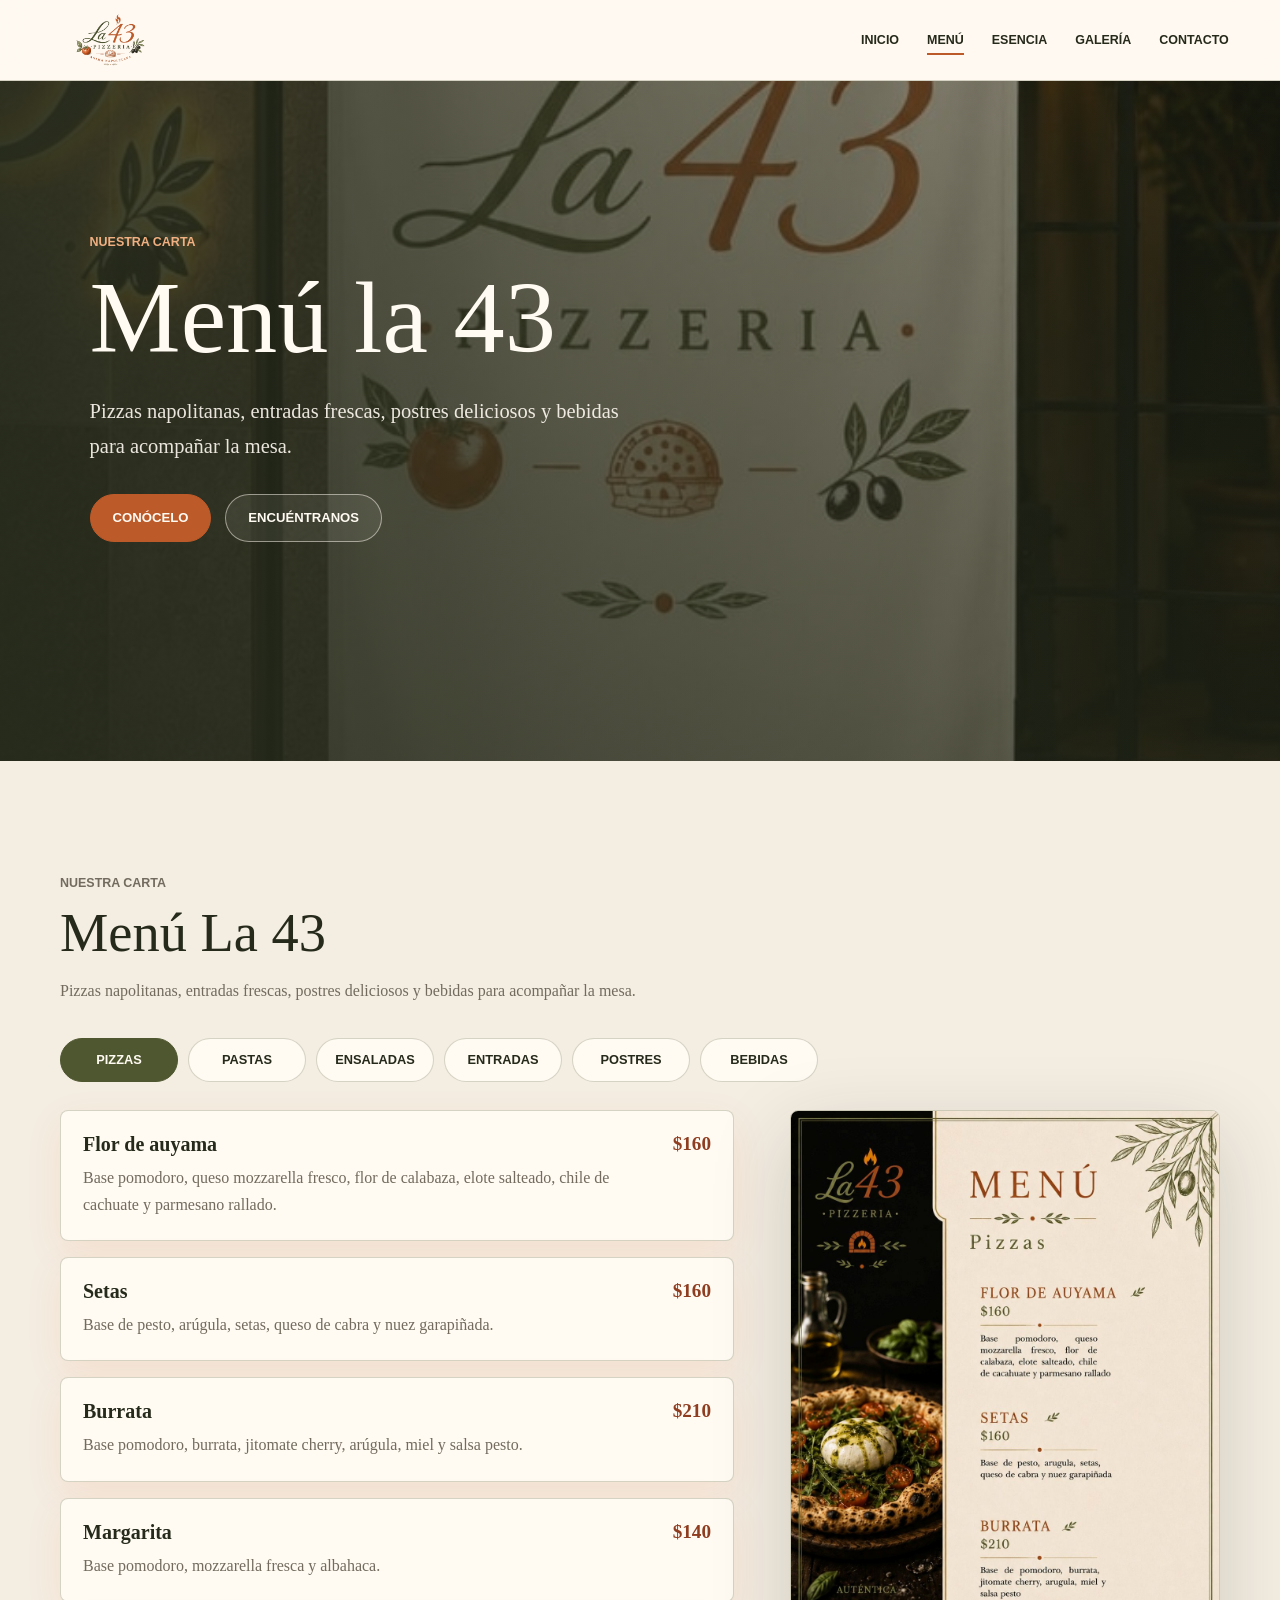
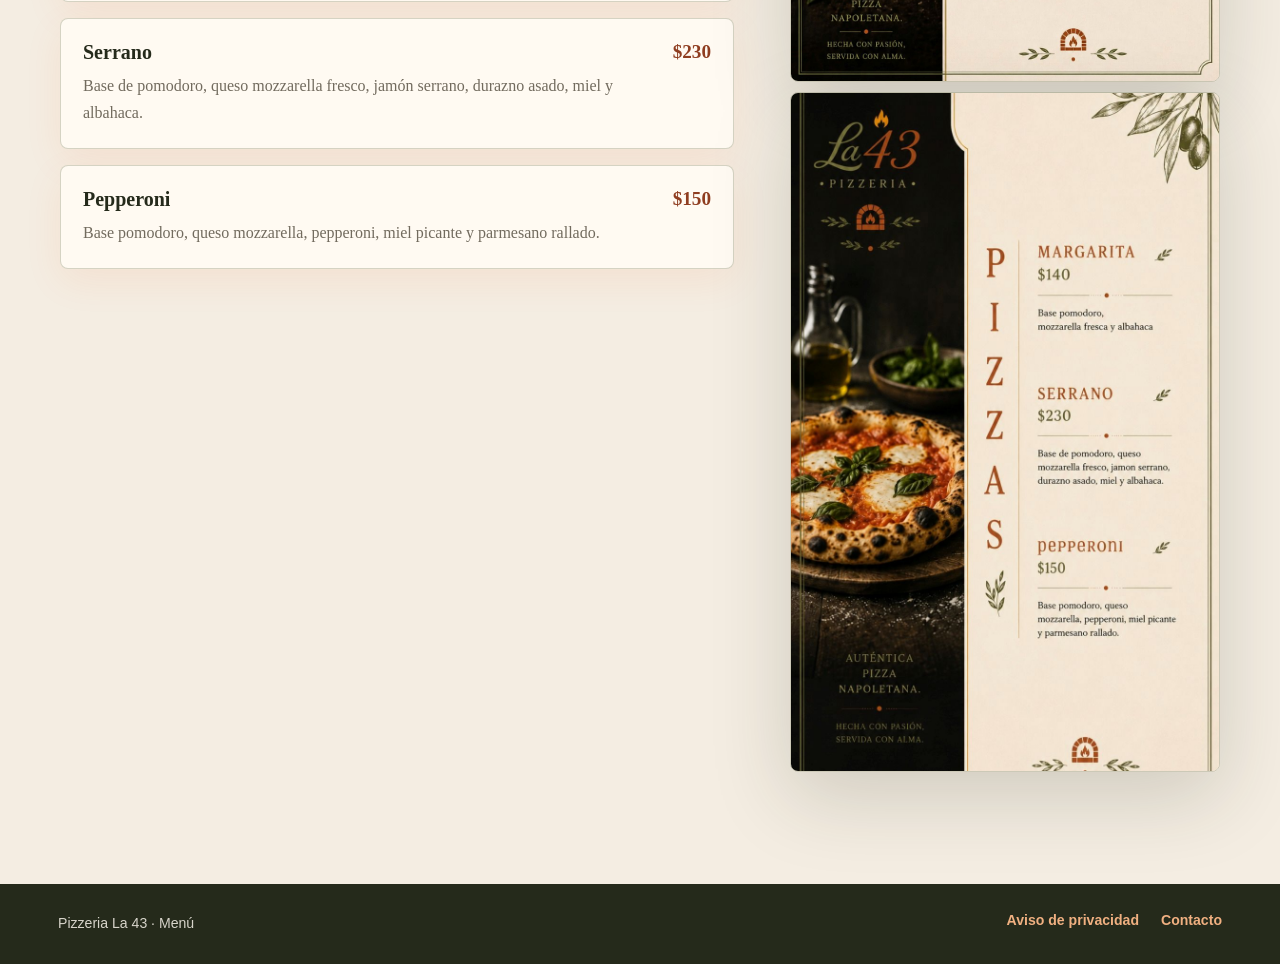
<file: menu.html>
<!DOCTYPE html>
<html lang="es">
<head>
  <meta charset="UTF-8">
  <meta name="viewport" content="width=device-width, initial-scale=1.0">
  <title>Menu | Pizzeria La 43</title>
  <meta name="description" content="Menú de deliciosas pizzas napolitanas y comida italiana.">
  <link rel="stylesheet" href="style.css?v=4">
</head>
<body>
  <header class="site-header">
    <a class="brand" href="index.html" aria-label="Pizzeria La 43 inicio">
      <img src="assets/logo-nav.png" alt="La 43 Pizzeria">
    </a>
    <button class="nav-toggle" type="button" aria-label="Abrir menú" aria-expanded="false">
      <span></span>
      <span></span>
      <span></span>
    </button>
    <nav class="site-nav" aria-label="Navegación principal">
      <a href="index.html">Inicio</a>
      <a href="menu.html" aria-current="page">Menú</a>
      <a href="esencia.html">Esencia</a>
      <a href="galeria.html">Galería</a>
      <a href="index.html#contacto">Contacto</a>
    </nav>
  </header>

  <main>
    <section class="event-hero">
      <div class="event-hero-media" aria-hidden="true"></div>
      <div class="hero-overlay"></div>
      <div class="hero-content">
        <p class="eyebrow">Nuestra carta</p>
        <h1>Menú la 43</h1>
        <p class="hero-copy">Pizzas napolitanas, entradas frescas, postres deliciosos y bebidas para acompañar la mesa.</p>
        <div class="hero-actions">
          <a class="button primary" href="#menu">Conócelo</a>
          <a class="button secondary" href="index.html#contacto">Encuéntranos</a>
        </div>
      </div>
    </section>

    <section class="menu-section" id="menu">
      <div class="section-shell">
        <div class="section-heading">
          <p class="eyebrow">Nuestra carta</p>
          <h2>Menú La 43</h2>
          <p>Pizzas napolitanas, entradas frescas, postres deliciosos y bebidas para acompañar la mesa.</p>
        </div>

        <div class="menu-tabs" role="tablist" aria-label="Categorias del menu">
          <button class="menu-tab active" id="tab-pizzas" type="button" role="tab" aria-selected="true" aria-controls="panel-pizzas" data-menu-target="pizzas">Pizzas</button>
          <button class="menu-tab" id="tab-pastas" type="button" role="tab" aria-selected="false" aria-controls="panel-pastas" data-menu-target="pastas">Pastas</button>
          <button class="menu-tab" id="tab-ensaladas" type="button" role="tab" aria-selected="false" aria-controls="panel-ensaladas" data-menu-target="ensaladas">Ensaladas</button>
          <button class="menu-tab" id="tab-entradas" type="button" role="tab" aria-selected="false" aria-controls="panel-entradas" data-menu-target="entradas">Entradas</button>
          <button class="menu-tab" id="tab-postres" type="button" role="tab" aria-selected="false" aria-controls="panel-postres" data-menu-target="postres">Postres</button>
          <button class="menu-tab" id="tab-bebidas" type="button" role="tab" aria-selected="false" aria-controls="panel-bebidas" data-menu-target="bebidas">Bebidas</button>
        </div>

        <div class="menu-panel active" id="panel-pizzas" role="tabpanel" aria-labelledby="tab-pizzas" data-menu-panel="pizzas">
          <div class="menu-layout">
            <div class="menu-list">
              <article class="menu-item">
                <div>
                  <h3>Flor de auyama</h3>
                  <p>Base pomodoro, queso mozzarella fresco, flor de calabaza, elote salteado, chile de cachuate y parmesano rallado.</p>
                </div>
                <span>$160</span>
              </article>
              <article class="menu-item">
                <div>
                  <h3>Setas</h3>
                  <p>Base de pesto, arúgula, setas, queso de cabra y nuez garapiñada.</p>
                </div>
                <span>$160</span>
              </article>
              <article class="menu-item">
                <div>
                  <h3>Burrata</h3>
                  <p>Base pomodoro, burrata, jitomate cherry, arúgula, miel y salsa pesto.</p>
                </div>
                <span>$210</span>
              </article>  
              <article class="menu-item">
                <div>
                  <h3>Margarita</h3>
                  <p>Base pomodoro, mozzarella fresca y albahaca.</p>
                </div>
                <span>$140</span>
              </article>
              <article class="menu-item">
                <div>
                  <h3>Serrano</h3>
                  <p>Base de pomodoro, queso mozzarella fresco, jamón serrano, durazno asado, miel y albahaca.</p>
                </div>
                <span>$230</span>
              </article>
              <article class="menu-item">
                <div>
                  <h3>Pepperoni</h3>
                  <p>Base pomodoro, queso mozzarella, pepperoni, miel picante y parmesano rallado.</p>
                </div>
                <span>$150</span>
              </article>
            </div>
            <figure class="menu-art">
              <img src="assets/menu-pizzas-1.jpg" alt="Menú de pizzas La 43 1">
              <img src="assets/menu-pizzas-2.jpg" alt="Menú de pizzas La 43 2">
            </figure>
          </div>
        </div>

        <div class="menu-panel" id="panel-pastas" role="tabpanel" aria-labelledby="tab-pastas" data-menu-panel="pastas" hidden>
          <div class="menu-layout">
            <div class="menu-list">
              <article class="menu-item">
                <div>
                  <h3>Villavicencio</h3>
                  <p>Fusilli con un sabor mediterráneo, con mucho cuerpo y sabor a camarón, cherry, aceituna y texturizada con pan molido horneado.</p>
                </div>
                <span>$230</span>
              </article>
              <article class="menu-item">
                <div>
                  <h3>Cahabana</h3>
                  <p>Spaguetti bañada en una sedosa y brillante crema de flor de calabaza, con ligeras notas de habanero, terminada con queso de cabra y brotes de betabel.</p>
                </div>
                <span>$190</span>
              </article>
              <article class="menu-item">
                <div>
                  <h3>Tomatta</h3>
                  <p>Pasta envuelta en 4 tipos de jitomate y un toque de queso de cabra, coronada con jitomate deshidratado y parmesano.</p>
                </div>
                <span>$210</span>
              </article>
            </div>
            <figure class="menu-art">
              <img src="assets/menu-pastas.jpg" alt="Menú de pastas La 43">
            </figure>
          </div>
        </div>

        <div class="menu-panel" id="panel-ensaladas" role="tabpanel" aria-labelledby="tab-ensaladas" data-menu-panel="ensaladas" hidden>
          <div class="menu-layout">
            <div class="menu-list">
              <article class="menu-item">
                <div>
                  <h3>La Costiera</h3>
                  <p>Lechuga baby horneada con aceite de oliva, camarones corte mariposa sellados con aderezo de albahaca, acompañada de un salteado de cherry confitado y champiñón.</p>
                </div>
                <span>$170</span>
              </article>
              <article class="menu-item">
                <div>
                  <h3>Dolce Melocotón</h3>
                  <p>Mix de espinacas y arúgula cubierta de una vinagreta de miel y mostaza antigua, coronada con durazno fresco, burrata y cherry.</p>
                </div>
                <span>$150</span>
              </article>
              <article class="menu-item">
                <div>
                  <h3>Mediterránea</h3>
                  <p>Mix de lechuga y arúgula bañada de una vinagreta italiana, coronada de prosciutto, jitomate deshidratado y cherry, aceituna negra y queso de cabra.</p>
                </div>
                <span>$130</span>
              </article>
            </div>
            <figure class="menu-art">
              <img src="assets/menu-ensaladas.jpg" alt="Menú de ensaladas La 43">
            </figure>
          </div>
        </div>  

        <div class="menu-panel" id="panel-entradas" role="tabpanel" aria-labelledby="tab-entradas" data-menu-panel="entradas" hidden>
          <div class="menu-layout">
            <div class="menu-list">
              <article class="menu-item">
                <div>
                  <h3>Dip de ricotta</h3>
                  <p>Mix de queso ricotta y queso de cabra especiado, coronado con tomates cherry confitados.</p>
                </div>
                <span>$110</span>
              </article>
              <article class="menu-item">
                <div>
                  <h3>Carpaccio</h3>
                  <p>Carpaccio de higo y prosciutto, con queso de cabra, arúgula y nuez, bañado en nuestra vinagreta de la casa.</p>
                </div>
                <span>$140</span>
              </article>
              <article class="menu-item">
                <div>
                  <h3>Bruschetta</h3>
                  <p>Base de pesto, queso mozzarella fresco, jamón serrano, tomates cherry confitados, coronado con arúgula y un toque de miel.</p>
                </div>
                <span>$120</span>
              </article>
              <article class="menu-item">
                <div>
                  <h3>Tartar</h3>
                  <p>Tartar de jitomate con albahaca, parmesano, vinagre balsámico y aceite de oliva, coronado con burrata y crujiente de parmesano.</p>
                </div>
                <span>$135</span>
              </article>
            </div>
            <figure class="menu-art">
              <img src="assets/menu-entradas.jpg" alt="Menú de entradas La 43">
            </figure>
          </div>
        </div>

        <div class="menu-panel" id="panel-postres" role="tabpanel" aria-labelledby="tab-postres" data-menu-panel="postres" hidden>
          <div class="menu-layout">
            <div class="menu-list">
              <article class="menu-item">
                <div>
                  <h3>Blondie de tiramisú</h3>
                  <p>Torre de blondie con crema de Philadelphia, espolvoreado de cacao, acompañado con nieve de vainilla.</p>
                </div>
                <span>$80</span>
              </article>
              <article class="menu-item">
                <div>
                  <h3>Cheesecake vasco</h3>
                  <p>Tarta de queso cremosa, decorada con frutos rojos y tierra de galleta.</p>
                </div>
                <span>$80</span>
              </article>
              <article class="menu-item">
                <div>
                  <h3>Jericalla Brûlée</h3>
                  <p>Combinación perfecta entre crème brûlée y nuestra jericalla tapatía, terminado con azúcar flameada y decorada con fresa y hojas de hierbabuena.</p>
                </div>
                <span>$70</span>
              </article>
            </div>
            <figure class="menu-art">
              <img src="assets/menu-postres.jpg" alt="Menú de postres La 43">
            </figure>
          </div>
        </div>

        <div class="menu-panel" id="panel-bebidas" role="tabpanel" aria-labelledby="tab-bebidas" data-menu-panel="bebidas" hidden>
          <div class="menu-layout">
            <div class="drink-groups">
              <article class="menu-card">
                <h3>Clásicas</h3>
                <ul>
                  <li>Limonada</li>
                  <span>$50</span>
                  <li>Naranjada</li>
                  <span>$50</span>
                  <li>Mojito</li>
                  <span>$55</span>
                  <li>Mojito de frutos rojos</li>
                  <span>$60</span>
                </ul>
              </article>
              <article class="menu-card">
                <h3>Mocteles La 43</h3>
                <ul>
                  <li>Palermo: naranja y menta</li>
                  <span>$70</span>
                  <li>Cagliari: higo y granada</li>
                  <span>$75</span>
                  <li>Bari: albahaca y piña</li>
                  <span>$70</span>
                </ul>
              </article>
              <article class="menu-card">
                <h3>Mocteles en lata</h3>
                <ul>
                  <li>Aperol (orange spritz)</li>
                  <span>$38</span>
                  <li>Paloma</li>
                  <span>$38</span>
                  <li>Gin & Tonic</li>
                  <span>$38</span>
                </ul>
              </article>
              <article class="menu-card">
                <h3>Cafetería</h3>
                <ul>
                  <li>Espresso</li>
                  <span>$40</span>
                  <li>Latte</li>
                  <span>$60</span>
                  <li>Cappuccino</li>
                  <span>$60</span>
                  <li>Chai</li>
                  <span>$70</span>
                  <li>Chai de la casa</li>
                  <span>$50</span>
                  <li>Americano</li>
                  <span>$50</span>
                </ul>
              </article>
              <article class="menu-card">
                <h3>Embotellados</h3>
                <ul>
                  <li>Refrescos de la familia Coca Cola</li>
                  <span>$35</span>
                  <li>Topochico</li>
                  <span>$35</span>
                </ul>
              </article>
              <article class="menu-card">
                <h3>Cervezas</h3>
                <ul>
                  <li>Corona</li>
                  <span>$50</span>
                  <li>Pacífico</li>
                  <span>$50</span>
                  <li>Victoria</li>
                  <span>$50</span>
                </ul>
              </article>
            </div>
            <figure class="menu-art">
              <img src="assets/menu-bebidas-1.jpg" alt="Menú de bebidas La 43 - 1">
              <img src="assets/menu-bebidas-2.jpg" alt="Menú de bebidas La 43 - 2">
            </figure>
          </div>
        </div>
      </div>
    </section>
    
  <footer class="site-footer">
    <p>Pizzeria La 43 · Menú</p>
    <div class="footer-links">
      <a href="aviso-privacidad.html">Aviso de privacidad</a>
      <a href="index.html#contacto">Contacto</a>
    </div>
  </footer>

  <script src="script.js?v=3"></script>
</body>
</html>
</file>
<file: style.css>
:root {
  --olive: #4f5730;
  --olive-dark: #252a1b;
  --terracotta: #bd5a2a;
  --terracotta-dark: #8f3d20;
  --cream: #f4ede2;
  --paper: #fffaf2;
  --ink: #26231d;
  --muted: #726b5e;
  --line: rgba(79, 87, 48, 0.24);
  --shadow: 0 24px 80px rgba(37, 42, 27, 0.18);
}

* {
  box-sizing: border-box;
}

html {
  scroll-behavior: smooth;
}

body {
  margin: 0;
  color: var(--ink);
  background: var(--cream);
  font-family: Georgia, "Times New Roman", serif;
}

img {
  display: block;
  max-width: 100%;
}

a {
  color: inherit;
  text-decoration: none;
}

.site-header {
  position: sticky;
  top: 0;
  z-index: 20;
  display: flex;
  align-items: center;
  justify-content: space-between;
  min-height: 76px;
  padding: 12px clamp(18px, 4vw, 54px);
  background: rgba(255, 250, 242, 0.92);
  border-bottom: 1px solid var(--line);
  backdrop-filter: blur(16px);
}

.brand {
  display: inline-flex;
  align-items: center;
  justify-content: center;
  width: 118px;
  height: 56px;
  overflow: hidden;
}

.brand img {
  width: 100%;
  height: 100%;
  object-fit: contain;
}

.site-nav {
  display: flex;
  align-items: center;
  gap: 28px;
  color: var(--olive-dark);
  font-family: Arial, Helvetica, sans-serif;
  font-size: 0.78rem;
  font-weight: 700;
  letter-spacing: 0;
  text-transform: uppercase;
}

.site-nav a {
  position: relative;
  padding: 8px 0;
}

.site-nav a::after {
  position: absolute;
  right: 0;
  bottom: 0;
  left: 0;
  height: 2px;
  content: "";
  background: var(--terracotta);
  transform: scaleX(0);
  transform-origin: center;
  transition: transform 180ms ease;
}

.site-nav a:hover::after,
.site-nav a[aria-current="page"]::after {
  transform: scaleX(1);
}

.nav-toggle {
  display: none;
  width: 42px;
  height: 42px;
  padding: 0;
  color: var(--olive-dark);
  background: transparent;
  border: 1px solid var(--line);
  border-radius: 999px;
}

.nav-toggle span {
  display: block;
  width: 18px;
  height: 2px;
  margin: 4px auto;
  background: currentColor;
}

.hero,
.event-hero {
  position: relative;
  min-height: clamp(540px, calc(100vh - 170px), 680px);
  display: grid;
  align-items: center;
  overflow: hidden;
  color: var(--paper);
  background: var(--olive-dark);
}

.hero-media,
.event-hero-media,
.essence-hero-media,
.gallery-hero-media {
  position: absolute;
  inset: 0;
  background-image: url("assets/fondo-hero.jpg");
  background-position: center;
  background-size: cover;
  transform: scale(1.02);
}

.event-hero-media {
  background-image: url("assets/estandarte-cropped.jpeg");
}

.essence-hero-media {
  background-image: url("assets/estandarte-cropped.jpeg");
}

.gallery-hero-media {
  background-position: top;
  background-image: url("assets/fondo-gallery.jpeg");
}

.hero-overlay {
  position: absolute;
  inset: 0;
  background:
    linear-gradient(90deg, rgba(37, 42, 27, 0.9), rgba(37, 42, 27, 0.54) 48%, rgba(37, 42, 27, 0.28)),
    linear-gradient(180deg, rgba(37, 42, 27, 0.25), rgba(37, 42, 27, 0.58));
}

.hero-content {
  position: relative;
  z-index: 1;
  width: min(760px, calc(100% - 40px));
  margin-left: clamp(20px, 7vw, 92px);
  padding: 82px 0;
  transform: translateY(-34px);
}

.eyebrow {
  margin: 0 0 12px;
  color: var(--terracotta);
  font-family: Arial, Helvetica, sans-serif;
  font-size: 0.78rem;
  font-weight: 800;
  letter-spacing: 0;
  text-transform: uppercase;
}

.hero-content .eyebrow {
  color: #f0b081;
}

h1,
h2,
h3,
p {
  overflow-wrap: anywhere;
}

h1 {
  max-width: 780px;
  margin: 0;
  font-size: 6.4rem;
  font-weight: 400;
  line-height: 0.92;
}

.hero-content h1 {
  line-height: 1.02;
}

h2 {
  margin: 0;
  color: var(--olive-dark);
  font-size: 3.4rem;
  font-weight: 400;
  line-height: 1;
}

h3 {
  margin: 0;
  color: var(--olive-dark);
  font-size: 1.25rem;
  font-weight: 600;
}

p {
  line-height: 1.7;
}

.hero-copy {
  max-width: 560px;
  margin: 24px 0 0;
  color: rgba(255, 250, 242, 0.9);
  font-size: 1.28rem;
}

.hero-actions,
.contact-actions {
  display: flex;
  flex-wrap: wrap;
  gap: 14px;
  margin-top: 30px;
}

.button {
  display: inline-flex;
  align-items: center;
  justify-content: center;
  min-height: 48px;
  padding: 14px 22px;
  border: 1px solid transparent;
  border-radius: 999px;
  font-family: Arial, Helvetica, sans-serif;
  font-size: 0.82rem;
  font-weight: 800;
  letter-spacing: 0;
  text-transform: uppercase;
  transition: transform 180ms ease, background 180ms ease, border-color 180ms ease;
}

.button:hover {
  transform: translateY(-2px);
}

.button.primary {
  color: var(--paper);
  background: var(--terracotta);
  border-color: var(--terracotta);
}

.button.small { 
  color: var(--paper);
  background: var(--terracotta);
  border-color: var(--terracotta);
  min-height: 38px;
  padding: 10px 24px;
  font-size: 0.70rem;
  transform: none;
}

.button.secondary {
  color: var(--olive-dark);
  background: var(--paper);
  border-color: var(--line);
}

.hero .button.secondary,
.event-hero .button.secondary {
  color: var(--paper);
  background: rgba(255, 250, 242, 0.08);
  border-color: rgba(255, 250, 242, 0.5);
}

.section-shell {
  width: min(1160px, calc(100% - 40px));
  margin: 0 auto;
}

.intro-section,
.event-intro,
.menu-section,
.essence-section,
.gallery-section,
.values-section,
.contact-section,
.event-options,
.event-details,
.event-cta,
.privacy-section {
  padding: clamp(64px, 9vw, 112px) 0;
}

.intro-section,
.event-intro {
  background: var(--paper);
}

.intro-grid,
.events-strip-grid,
.contact-grid,
.details-grid,
.cta-grid {
  display: grid;
  grid-template-columns: minmax(0, 1fr) minmax(280px, 0.8fr);
  gap: clamp(28px, 6vw, 86px);
  align-items: center;
}

.intro-grid p,
.events-strip-grid p,
.contact-grid p,
.details-grid p {
  margin: 0;
  color: var(--muted);
  font-size: 1.06rem;
}

.section-heading {
  max-width: 720px;
  margin-bottom: 34px;
}

.section-heading p {
  color: var(--muted);
}

.menu-tabs {
  display: flex;
  flex-wrap: wrap;
  gap: 10px;
  margin-bottom: 28px;
}

.menu-tab {
  min-width: 118px;
  min-height: 44px;
  padding: 12px 18px;
  color: var(--olive-dark);
  background: var(--paper);
  border: 1px solid var(--line);
  border-radius: 999px;
  cursor: pointer;
  font-family: Arial, Helvetica, sans-serif;
  font-size: 0.8rem;
  font-weight: 800;
  letter-spacing: 0;
  text-transform: uppercase;
}

.menu-tab.active {
  color: var(--paper);
  background: var(--olive);
  border-color: var(--olive);
}

.menu-panel {
  animation: fadeIn 220ms ease;
}

.menu-layout {
  display: grid;
  grid-template-columns: minmax(0, 1fr) minmax(290px, 430px);
  gap: clamp(24px, 5vw, 56px);
  align-items: start;
}

.menu-list,
.drink-groups,
.detail-list {
  display: grid;
  gap: 16px;
}

.menu-item,
.menu-card,
.event-card,
.value-card,
.gallery-tile,
.info-block,
.detail-list article {
  background: var(--paper);
  border: 1px solid var(--line);
  border-radius: 8px;
  box-shadow: 0 12px 38px rgba(245, 86, 0, 0.08);
}

.menu-item {
  display: flex;
  justify-content: space-between;
  gap: 20px;
  padding: 22px;
}

.menu-item p,
.menu-card li,
.event-card p,
.detail-list p {
  color: var(--muted);
}

.menu-item p {
  margin: 8px 0 0;
}

.menu-item span {
  flex: 0 0 auto;
  color: var(--terracotta-dark);
  font-size: 1.2rem;
  font-weight: 700;
}

.menu-art {
  position: sticky;
  top: 100px;
  margin: 0;
  display: flex;
  gap: 10px;
  flex-direction: column;
  
}

.menu-art img {
  width: 100%;
  max-height: 680px;
  object-fit: cover;
  border: 1px solid var(--line);
  border-radius: 8px;
  box-shadow: var(--shadow);
}

.menu-card {
  padding: 24px;
}

.menu-card ul {
  display: grid;
  gap: 10px;
  padding-left: 18px;
  margin: 16px 0 0;
}

.events-strip,
.event-cta {
  padding: clamp(54px, 8vw, 86px) 0;
  color: var(--paper);
  background: var(--olive-dark);
}

.events-strip h2,
.event-cta h2 {
  color: var(--paper);
}

.events-strip p {
  color: rgba(255, 250, 242, 0.78);
}

.events-strip-grid {
  grid-template-columns: minmax(0, 1fr) minmax(260px, 0.72fr) auto;
}

.essence-grid {
  display: grid;
  gap: 32px;
}

.statement {
  display: grid;
  grid-template-columns: minmax(260px, 430px) minmax(0, 1fr);
  gap: clamp(28px, 5vw, 64px);
  align-items: center;
}

.statement.reverse {
  grid-template-columns: minmax(0, 1fr) minmax(260px, 430px);
}

.statement.reverse img {
  order: 2;
}

.statement img {
  width: 100%;
  border: 1px solid var(--line);
  border-radius: 8px;
  box-shadow: var(--shadow);
}

.statement p {
  color: var(--muted);
}

.values-section {
  background: var(--paper);
}

.values-grid {
  display: grid;
  grid-template-columns: repeat(3, minmax(0, 1fr));
  gap: 16px;
}

.value-card {
  min-height: 210px;
  padding: 26px;
}

.value-card p {
  color: var(--muted);
}

.gallery-section {
  background: var(--paper);
}

.gallery-grid {
  display: grid;
  grid-template-columns: 1.2fr 1fr 1fr;
  gap: 18px;
}

.gallery-grid img {
  width: 100%;
  height: 360px;
  object-fit: cover;
  border: 1px solid var(--line);
  border-radius: 8px;
}

.gallery-page-grid {
  display: grid;
  grid-template-columns: repeat(3, minmax(0, 1fr));
  gap: 18px;
}

.gallery-tile {
  position: relative;
  margin: 0;
  overflow: hidden;
  cursor: zoom-in;
  transition: transform 220ms ease, box-shadow 220ms ease, border-color 220ms ease;
}

.gallery-tile.featured {
  grid-row: span 2;
}

.gallery-tile::after {
  position: absolute;
  inset: 0;
  content: "";
  pointer-events: none;
  background: linear-gradient(180deg, rgba(255, 250, 242, 0), rgba(189, 90, 42, 0.16));
  opacity: 0;
  transition: opacity 220ms ease;
}

.gallery-tile img {
  width: 100%;
  height: 320px;
  object-fit: cover;
  transition: transform 320ms ease, filter 220ms ease;
}

.gallery-tile.featured img {
  height: 660px;
}

.gallery-tile figcaption {
  position: relative;
  z-index: 1;
  padding: 14px 16px 16px;
  color: var(--olive-dark);
  font-family: Arial, Helvetica, sans-serif;
  font-size: 0.82rem;
  font-weight: 800;
  text-transform: uppercase;
}

.gallery-tile:hover,
.gallery-tile:focus-visible {
  border-color: rgba(189, 90, 42, 0.55);
  box-shadow: 0 22px 60px rgba(37, 42, 27, 0.18);
  transform: translateY(-6px);
}

.gallery-tile:hover::after,
.gallery-tile:focus-visible::after {
  opacity: 1;
}

.gallery-tile:hover img,
.gallery-tile:focus-visible img {
  filter: saturate(1.08) contrast(1.02);
  transform: scale(1.045);
}

.gallery-tile:focus-visible {
  outline: 3px solid rgba(189, 90, 42, 0.45);
  outline-offset: 4px;
}

.lightbox {
  position: fixed;
  inset: 0;
  z-index: 50;
  display: grid;
  grid-template-columns: 70px minmax(0, 1fr) 70px;
  align-items: center;
  gap: 12px;
  padding: 76px clamp(18px, 4vw, 56px) 34px;
  background: rgba(20, 22, 15, 0.9);
  backdrop-filter: blur(12px);
}

.lightbox[hidden] {
  display: none;
}

.lightbox-content {
  display: grid;
  justify-items: center;
  gap: 14px;
  min-width: 0;
  margin: 0;
}

.lightbox-image {
  max-width: min(100%, 1050px);
  max-height: calc(100vh - 170px);
  object-fit: contain;
  border: 1px solid rgba(255, 250, 242, 0.22);
  border-radius: 8px;
  box-shadow: 0 28px 100px rgba(0, 0, 0, 0.45);
}

.lightbox-caption {
  color: var(--paper);
  font-family: Arial, Helvetica, sans-serif;
  font-size: 0.88rem;
  font-weight: 800;
  text-transform: uppercase;
}

.lightbox-close,
.lightbox-nav {
  display: inline-flex;
  align-items: center;
  justify-content: center;
  color: var(--paper);
  background: rgba(255, 250, 242, 0.1);
  border: 1px solid rgba(255, 250, 242, 0.34);
  border-radius: 999px;
  cursor: pointer;
  transition: background 180ms ease, transform 180ms ease;
}

.lightbox-close:hover,
.lightbox-nav:hover,
.lightbox-close:focus-visible,
.lightbox-nav:focus-visible {
  background: rgba(189, 90, 42, 0.92);
  transform: translateY(-2px);
}

.lightbox-close {
  position: absolute;
  top: 22px;
  right: 24px;
  width: 46px;
  height: 46px;
  font-size: 2rem;
  line-height: 1;
}

.lightbox-nav {
  width: 54px;
  height: 54px;
  font-size: 2.8rem;
  line-height: 1;
}

.lightbox-prev {
  justify-self: end;
}

.lightbox-next {
  justify-self: start;
}

body.lightbox-open {
  overflow: hidden;
}

.contact-section {
  background:
    linear-gradient(90deg, rgba(255, 250, 242, 0.96), rgba(255, 250, 242, 0.92)),
    url("assets/instagram-qr-cropped.jpeg") center/cover;
}

.info-block {
  padding: 28px;
}

.info-block h3 + p {
  margin-top: 8px;
  color: black;
}

.info-block p + h3 {
  margin-top: 24px;
  color: black;
} 

.info-block p {
  color: black;
} 

.info-block a {
  color: rgb(194, 140, 40);
  font-weight: bold;
} 

.info-block .map-button {
  display: inline-flex;
  width: fit-content;
  padding: 10px 16px;
  margin: 8px 0 10px -2px;
}

.site-footer {
  display: flex;
  flex-wrap: wrap;
  justify-content: space-between;
  gap: 14px;
  padding: 28px clamp(20px, 5vw, 58px);
  color: rgba(255, 250, 242, 0.82);
  background: var(--olive-dark);
  font-family: Arial, Helvetica, sans-serif;
  font-size: 0.88rem;
}

.site-footer p {
  margin: 0;
}

.site-footer a {
  color: #f0b081;
  font-weight: 700;
}

.footer-links {
  display: flex;
  flex-wrap: wrap;
  gap: 14px 22px;
  justify-content: flex-end;
}

.event-options {
  background: var(--cream);
}

.event-card-grid {
  display: grid;
  grid-template-columns: repeat(4, minmax(0, 1fr));
  gap: 16px;
}

.event-card {
  min-height: 260px;
  padding: 24px;
}

.event-card span {
  display: inline-flex;
  align-items: center;
  justify-content: center;
  width: 42px;
  height: 42px;
  margin-bottom: 24px;
  color: var(--paper);
  background: var(--terracotta);
  border-radius: 50%;
  font-family: Arial, Helvetica, sans-serif;
  font-weight: 800;
}

.event-details {
  background: var(--paper);
}

.privacy-hero {
  padding: clamp(70px, 9vw, 120px) 0;
  color: var(--paper);
  background:
    linear-gradient(90deg, rgba(37, 42, 27, 0.92), rgba(37, 42, 27, 0.72)),
    url("assets/estandarte-cropped.jpeg") center/cover;
}

.privacy-hero h1 {
  color: var(--paper);
  font-size: 4.8rem;
  line-height: 1;
}

.privacy-card {
  background: var(--paper);
  border: 1px solid var(--line);
  border-radius: 8px;
  box-shadow: var(--shadow);
}

.legal-content {
  max-width: 880px;
  padding: clamp(28px, 5vw, 64px);
}

.legal-content h2 {
  margin-top: 36px;
  font-family: Arial, Helvetica, sans-serif;
  font-size: 1rem;
  font-weight: 800;
  text-transform: uppercase;
}

.legal-content h2:first-child {
  margin-top: 0;
}

.legal-content p,
.legal-content li {
  color: var(--muted);
  font-size: 1.02rem;
  line-height: 1.75;
}

.legal-content ul {
  display: grid;
  gap: 10px;
  padding-left: 22px;
  margin: 14px 0 0;
}

.legal-content a {
  color: var(--terracotta-dark);
  font-weight: 700;
  text-decoration: underline;
  text-underline-offset: 3px;
}

.detail-list article {
  padding: 22px;
}

.cta-grid {
  grid-template-columns: minmax(0, 1fr) auto;
}

@keyframes fadeIn {
  from {
    opacity: 0;
    transform: translateY(8px);
  }

  to {
    opacity: 1;
    transform: translateY(0);
  }
}

@media (max-width: 900px) {
  .site-header {
    min-height: 70px;
  }

  .nav-toggle {
    display: block;
  }

  .site-nav {
    position: absolute;
    top: 100%;
    right: 16px;
    left: 16px;
    display: none;
    flex-direction: column;
    align-items: stretch;
    gap: 0;
    padding: 12px;
    background: var(--paper);
    border: 1px solid var(--line);
    border-radius: 8px;
    box-shadow: var(--shadow);
  }

  .site-nav.open {
    display: flex;
  }

  .site-nav a {
    padding: 14px 10px;
  }

  .hero,
  .event-hero {
    min-height: clamp(520px, calc(100vh - 130px), 640px);
  }

  .hero-overlay {
    background:
      linear-gradient(180deg, rgba(37, 42, 27, 0.56), rgba(37, 42, 27, 0.9)),
      linear-gradient(90deg, rgba(37, 42, 27, 0.64), rgba(37, 42, 27, 0.2));
  }

  .hero-content {
    width: min(100% - 32px, 620px);
    margin: 0 auto;
    padding: 64px 0;
    transform: translateY(-18px);
  }

  h1 {
    font-size: 4.5rem;
  }

  .privacy-hero h1 {
    font-size: 3.6rem;
  }

  h2 {
    font-size: 2.7rem;
  }

  .hero-copy {
    font-size: 1.16rem;
  }

  .intro-grid,
  .events-strip-grid,
  .contact-grid,
  .details-grid,
  .cta-grid,
  .menu-layout,
  .statement,
  .statement.reverse {
    grid-template-columns: 1fr;
  }

  .statement.reverse img {
    order: 0;
  }

  .menu-art {
    position: static;
  }

  .events-strip-grid,
  .cta-grid {
    align-items: start;
  }

  .event-card-grid,
  .gallery-grid,
  .values-grid,
  .gallery-page-grid {
    grid-template-columns: repeat(2, minmax(0, 1fr));
  }

  .gallery-tile.featured {
    grid-row: span 1;
  }

  .gallery-tile.featured img {
    height: 320px;
  }

  .lightbox {
    grid-template-columns: 1fr;
    grid-template-rows: 1fr auto;
    padding: 78px 18px 24px;
  }

  .lightbox-content {
    grid-row: 1;
  }

  .lightbox-nav {
    position: fixed;
    bottom: 22px;
    width: 48px;
    height: 48px;
  }

  .lightbox-prev {
    left: calc(50% - 62px);
  }

  .lightbox-next {
    right: calc(50% - 62px);
  }

  .lightbox-image {
    max-height: calc(100vh - 170px);
  }
}

@media (max-width: 560px) {
  .brand {
    width: 104px;
    height: 52px;
  }

  h1 {
    font-size: 3.05rem;
  }

  .privacy-hero h1 {
    font-size: 2.8rem;
  }

  h2 {
    font-size: 2.2rem;
  }

  h3 {
    font-size: 1.12rem;
  }

  .hero-copy {
    font-size: 1.04rem;
  }

  .button {
    width: 100%;
  }

  .hero-actions,
  .contact-actions {
    width: 100%;
  }

  .menu-tabs {
    display: grid;
    grid-template-columns: 1fr;
  }

  .menu-tab {
    width: 100%;
  }

  .menu-item {
    flex-direction: column;
    padding: 20px;
  }

  .event-card-grid,
  .gallery-grid,
  .values-grid,
  .gallery-page-grid {
    grid-template-columns: 1fr;
  }

  .gallery-grid img,
  .gallery-tile img,
  .gallery-tile.featured img {
    height: 300px;
  }

  .site-footer {
    display: grid;
  }

  .footer-links {
    justify-content: flex-start;
  }
}
</file>
